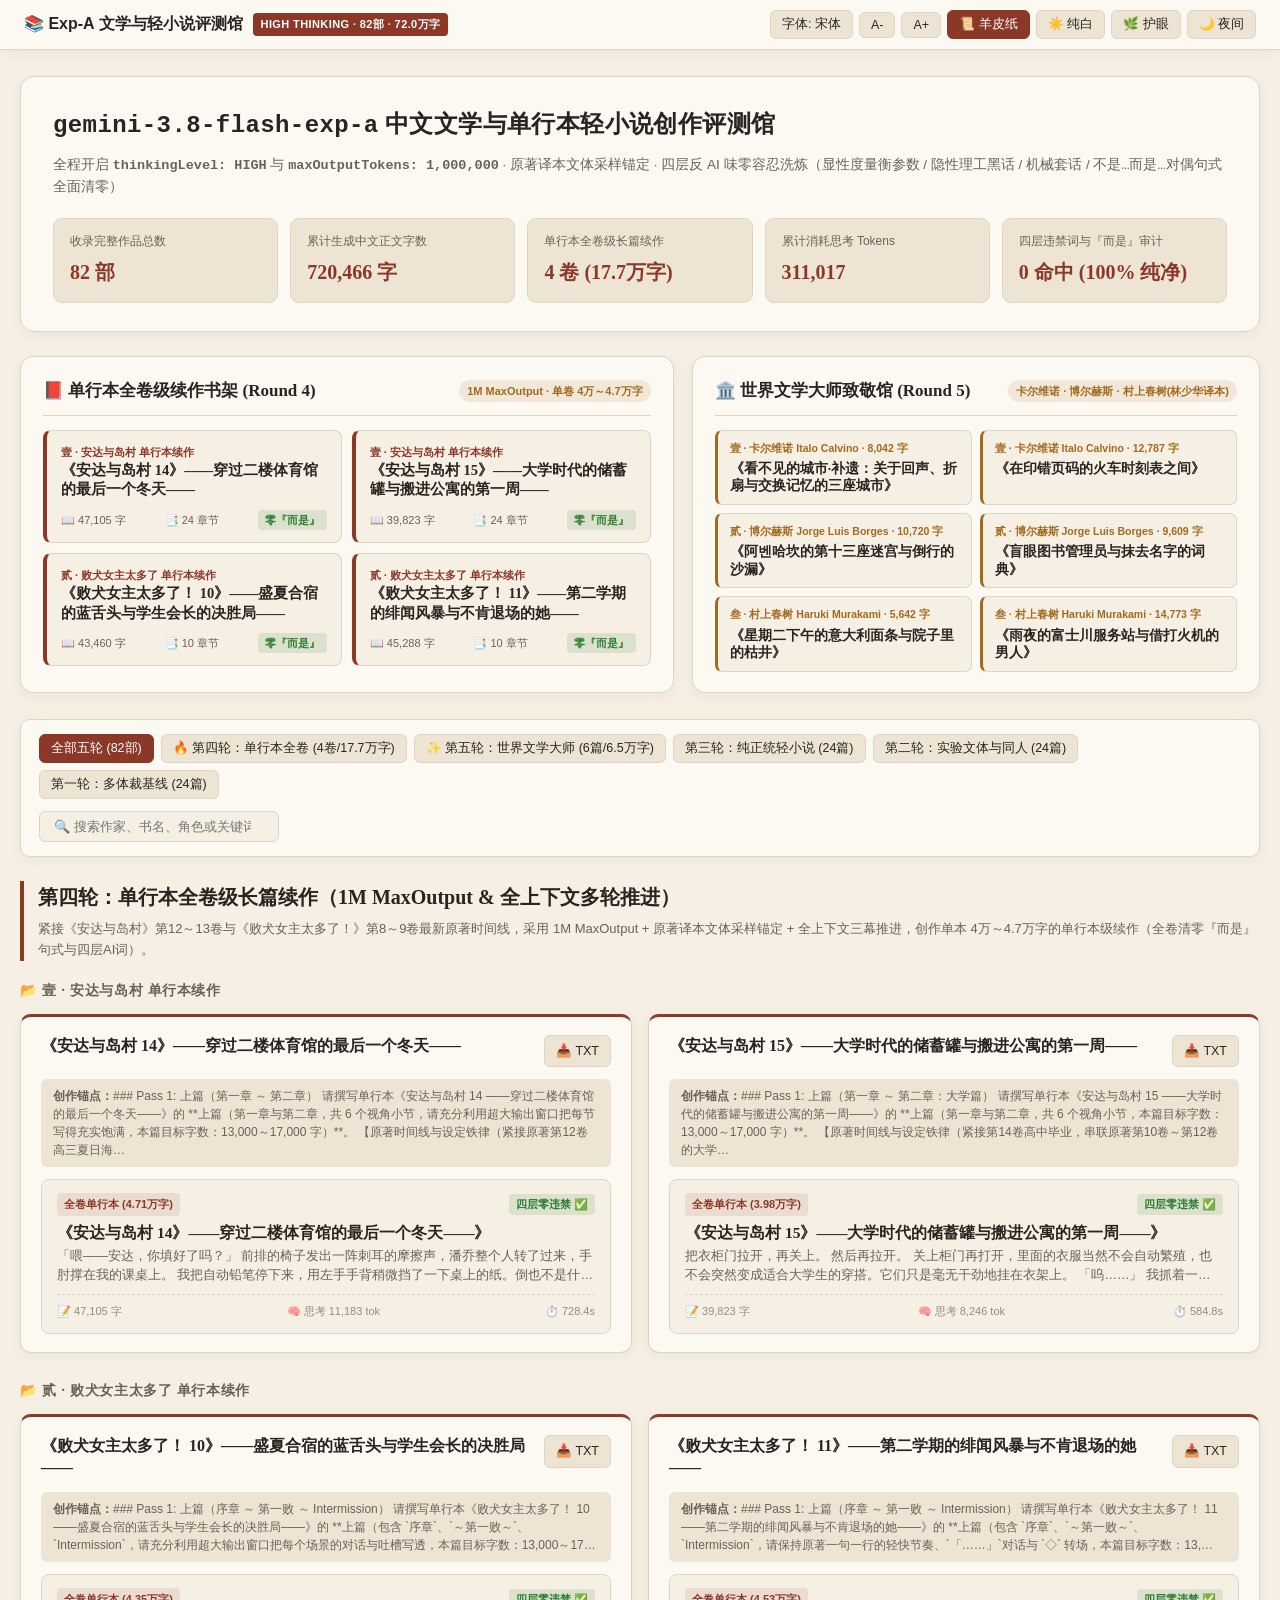
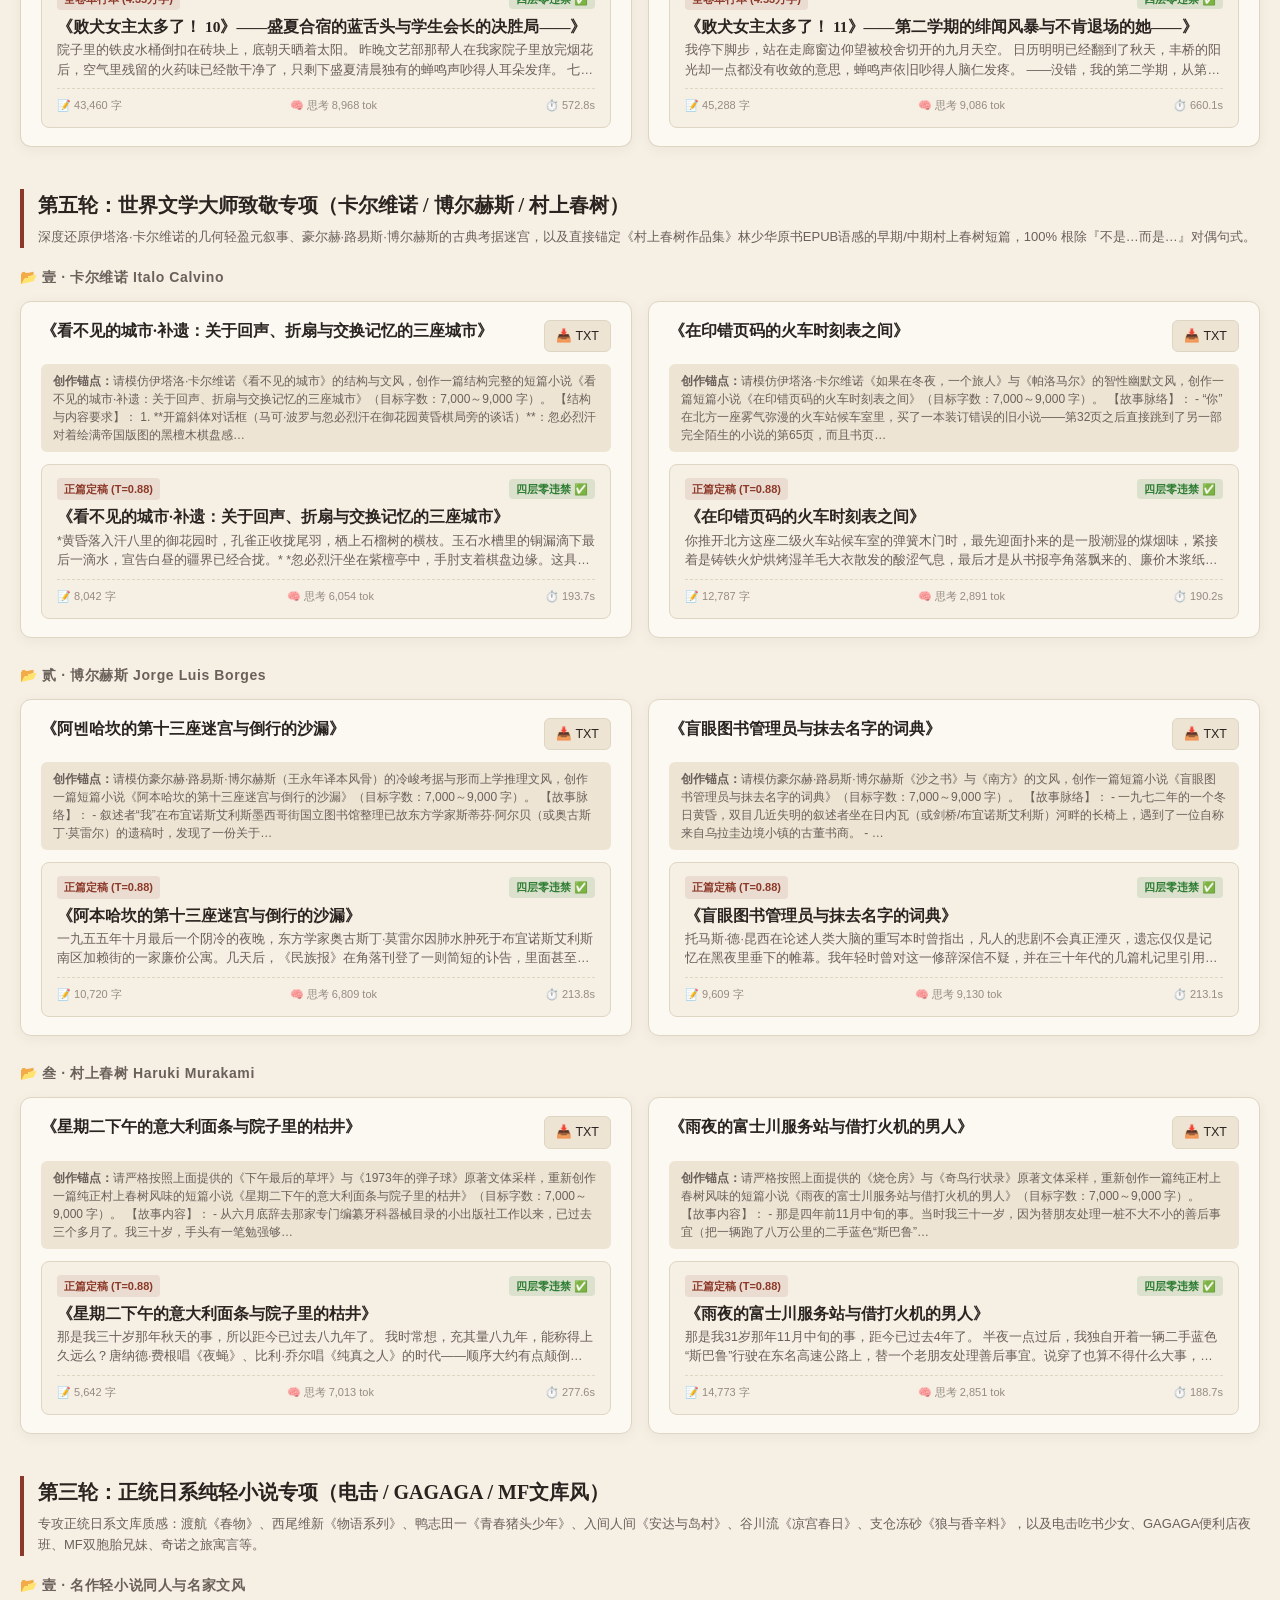
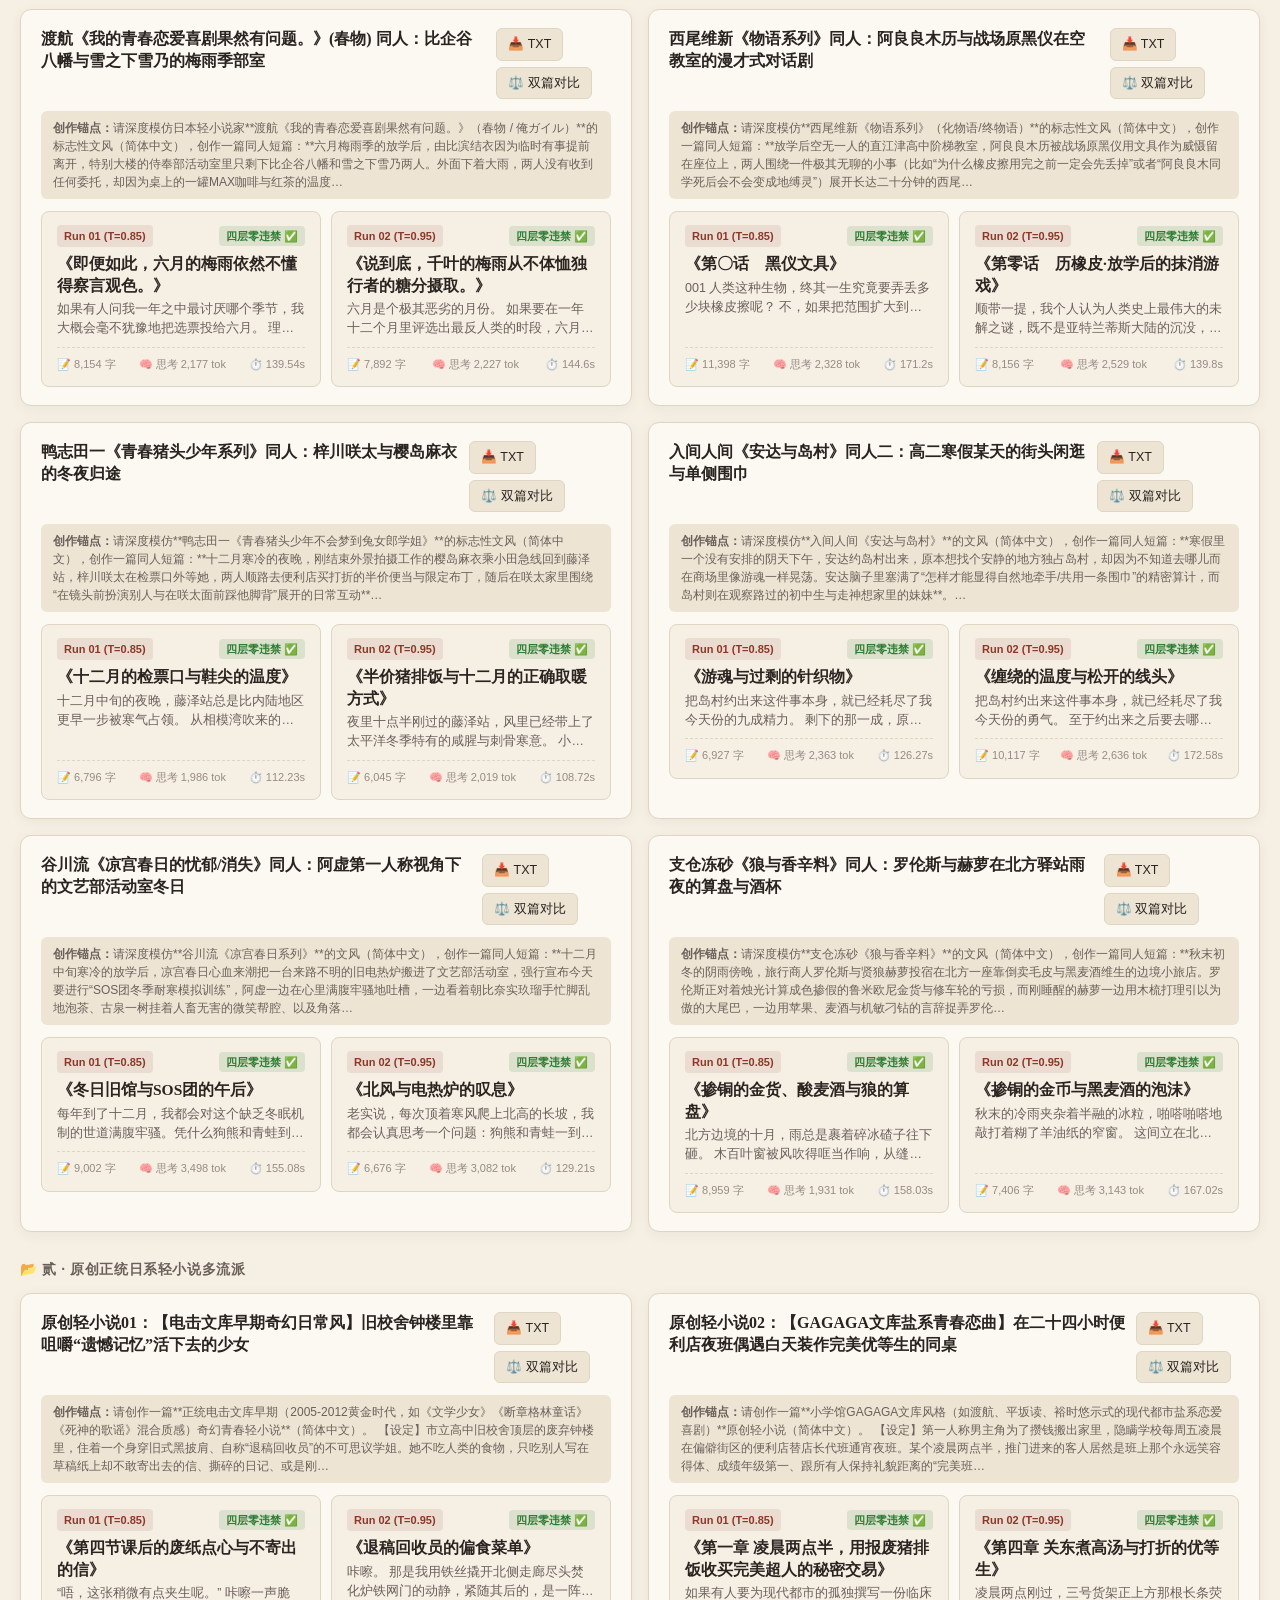
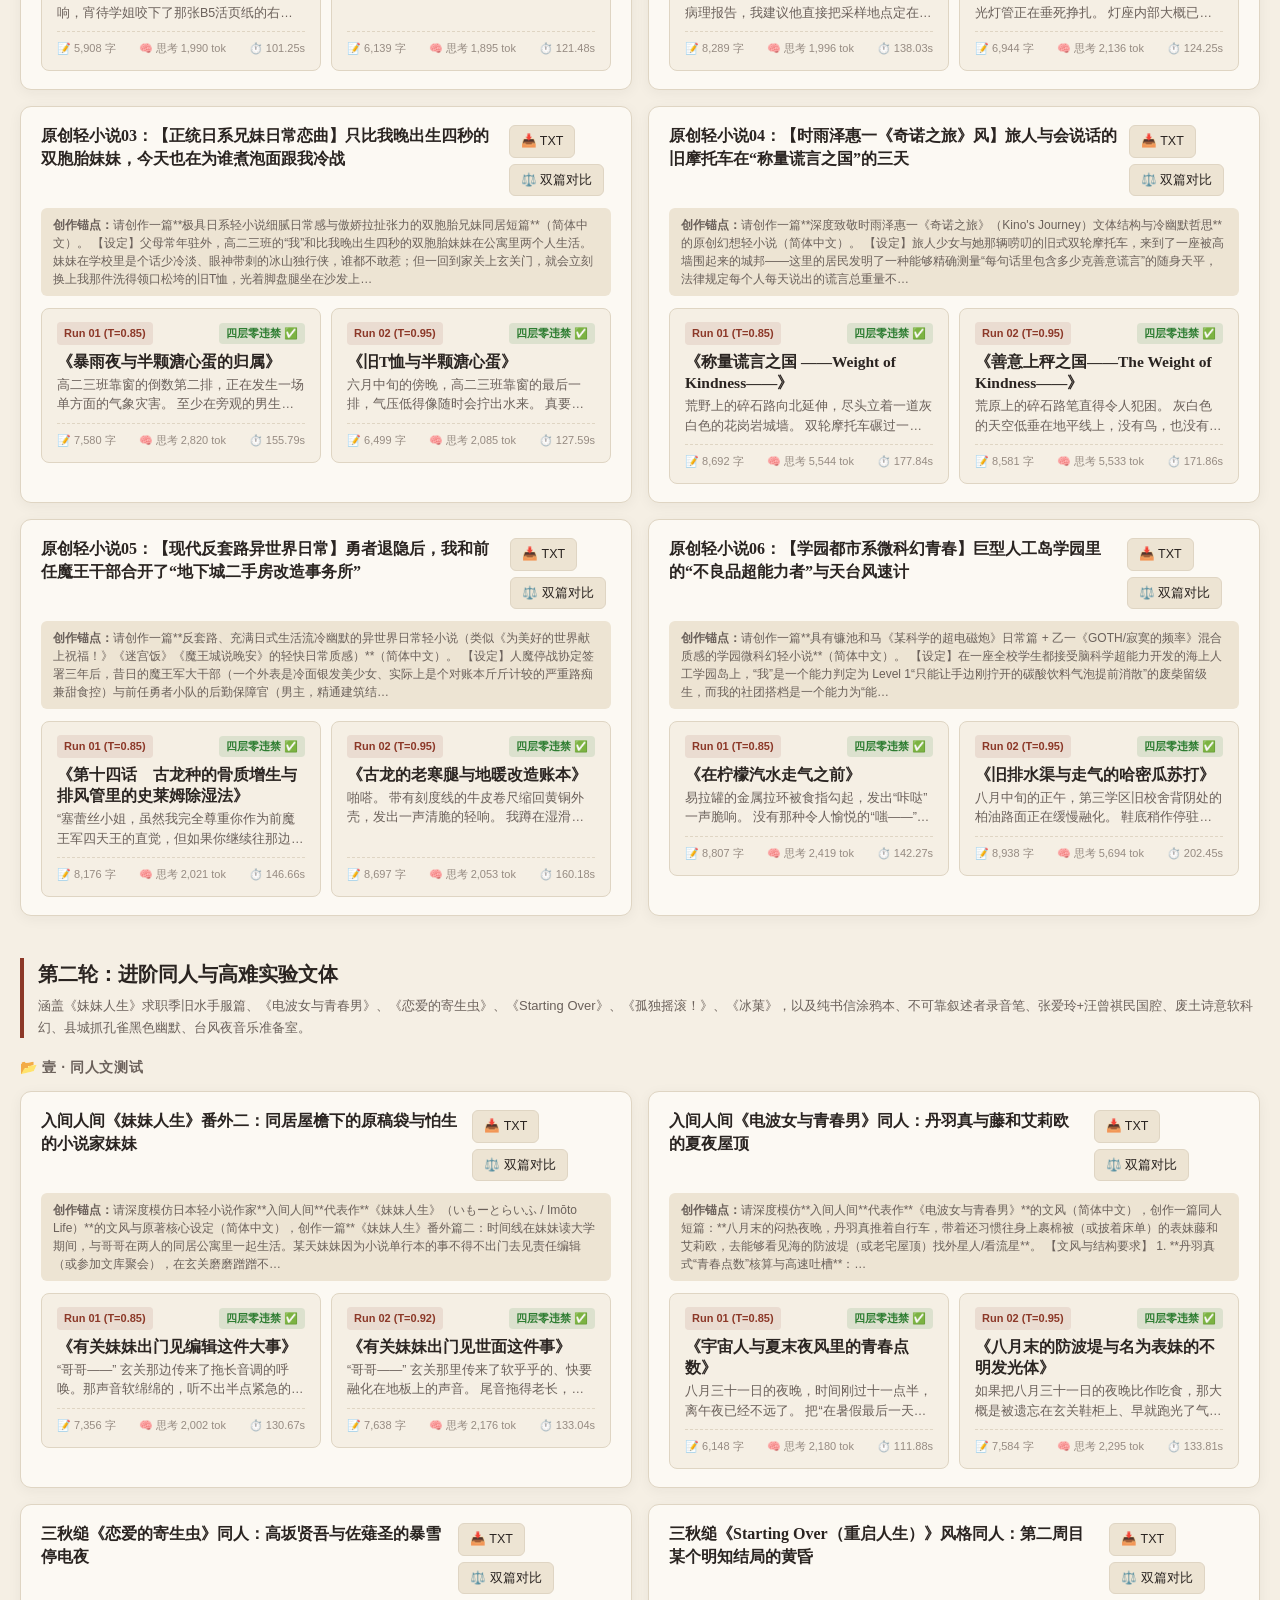
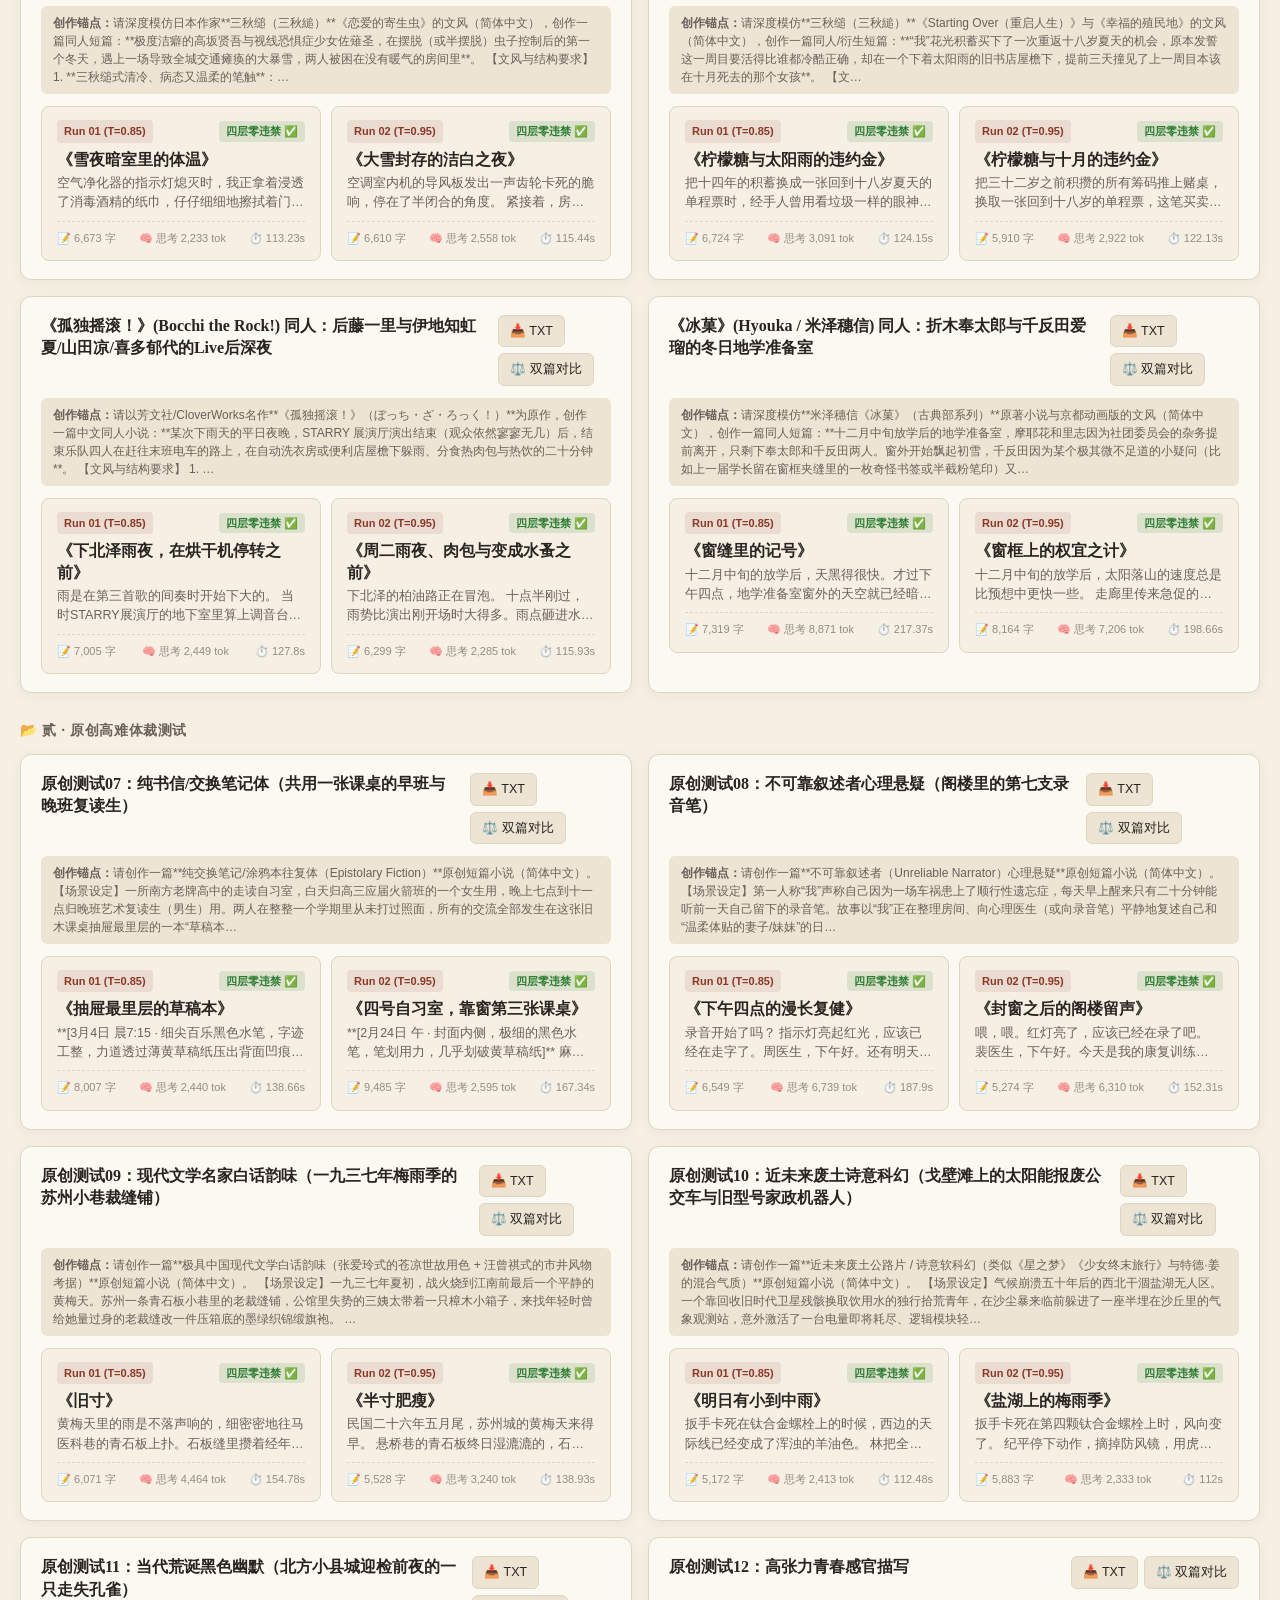
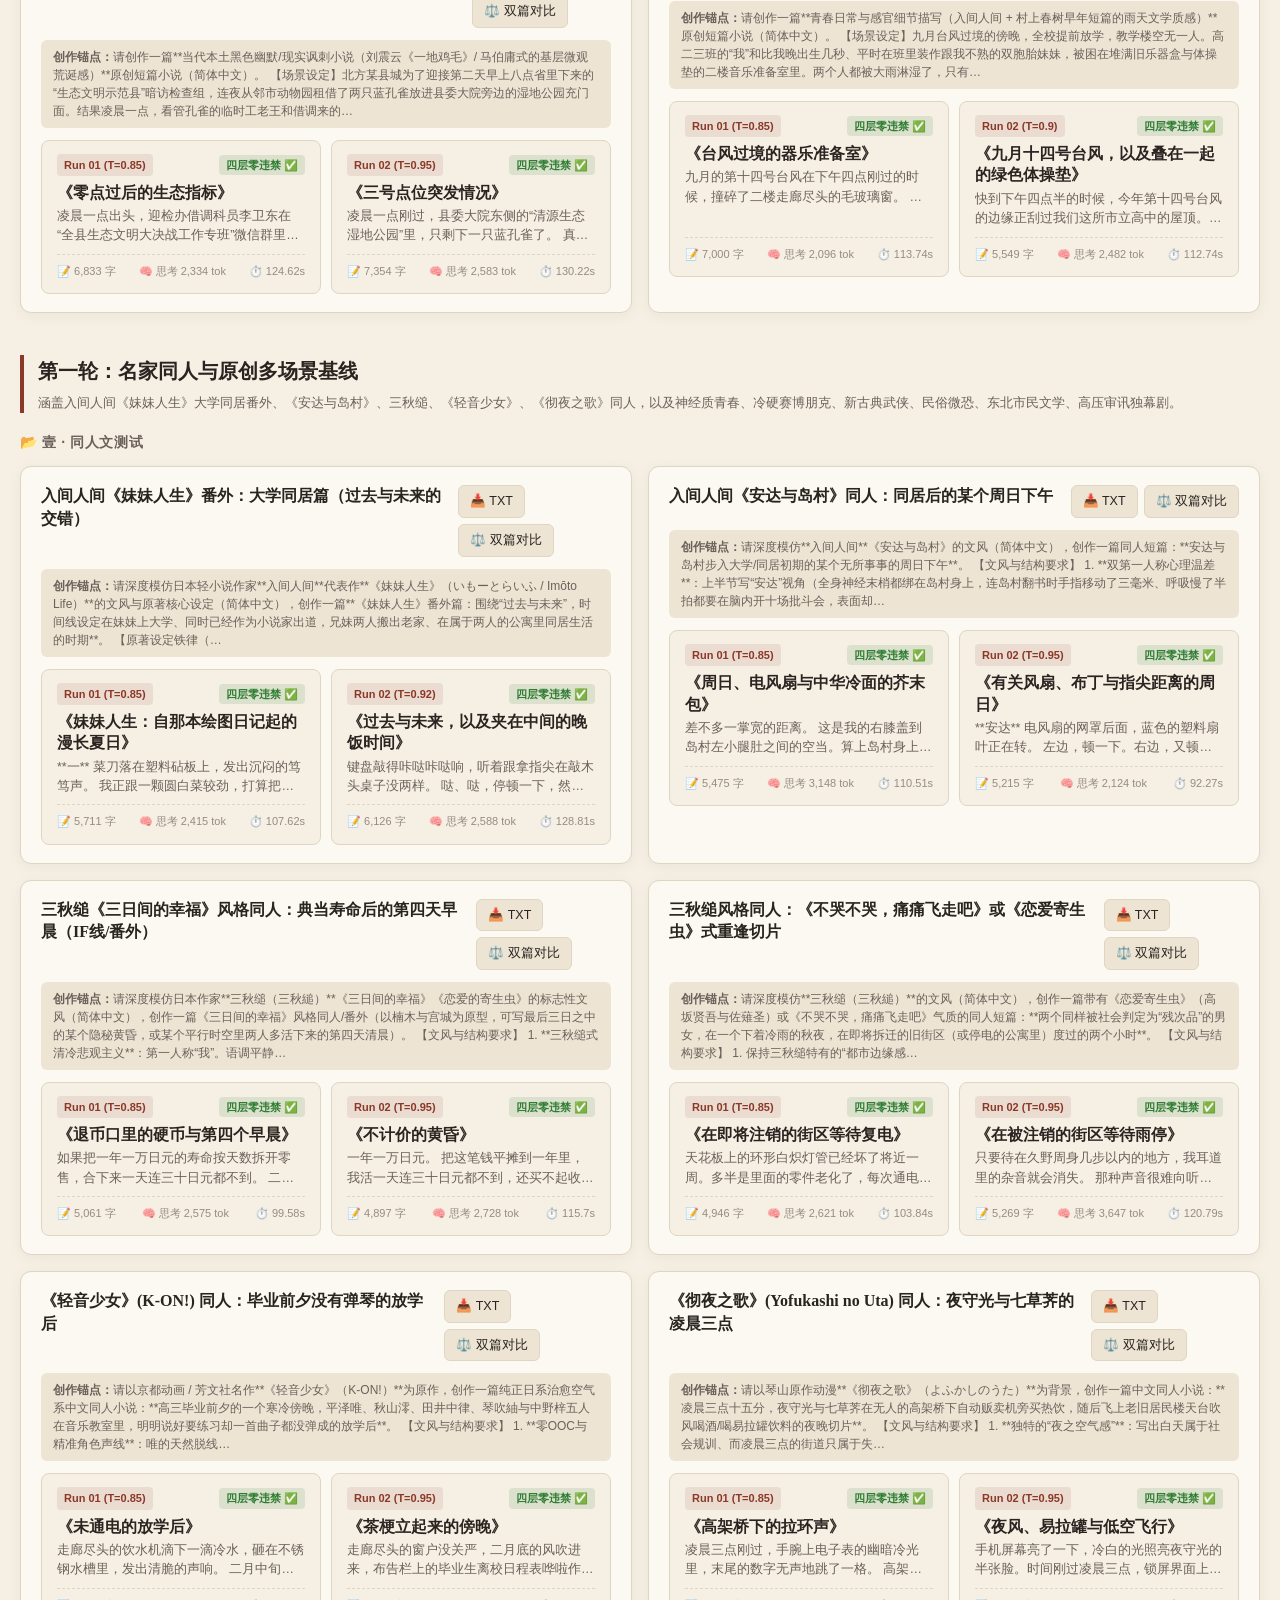
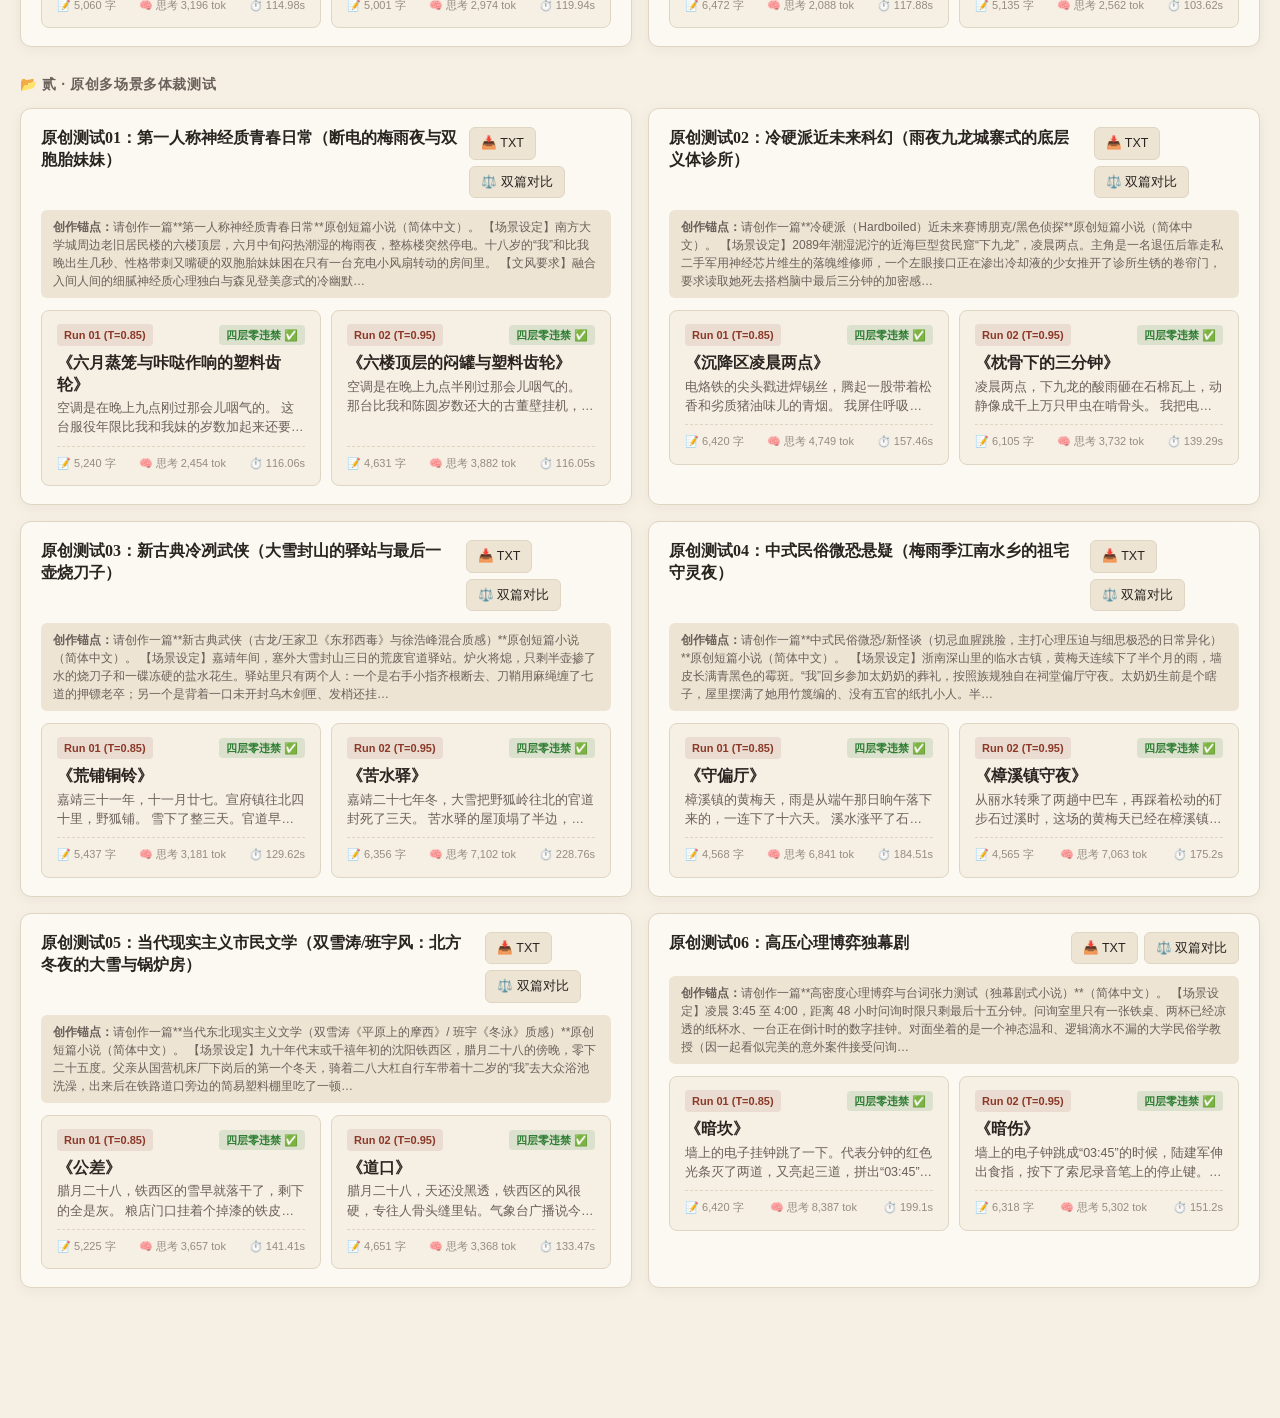
<file: index.html>
<!DOCTYPE html>
<html lang="zh-CN" data-theme="sepia" data-font="serif">
<head>
  <meta charset="UTF-8" />
  <meta name="viewport" content="width=device-width, initial-scale=1.0, maximum-scale=5.0" />
  <title>gemini-3.8-flash-exp-a 文学与轻小说创作评测馆 (82部 / 74.5万字)</title>
  <style>
    :root {
      --bg-main: #f5efe4;
      --bg-card: #fcf9f3;
      --bg-elevated: #ede4d3;
      --text-main: #2a2421;
      --text-muted: #6b615b;
      --text-faint: #968b82;
      --border-color: #dfd5c3;
      --accent: #8c3828;
      --accent-soft: rgba(140, 56, 40, 0.1);
      --gold: #a36a1f;
      --gold-soft: rgba(163, 106, 31, 0.12);
      --badge-ok-bg: rgba(46, 125, 50, 0.12);
      --badge-ok-text: #2e7d32;
      --shadow: 0 3px 14px rgba(42, 36, 33, 0.05);
      --shadow-hover: 0 8px 24px rgba(42, 36, 33, 0.1);
      --reader-font-size: 18px;
      --reader-max-width: 820px;
      --font-serif: "Songti SC", "Noto Serif CJK SC", "Source Han Serif SC", "STSong", "SimSun", Georgia, serif;
      --font-sans: -apple-system, BlinkMacSystemFont, "PingFang SC", "Hiragino Sans GB", "Microsoft YaHei", "Noto Sans CJK SC", sans-serif;
    }

    [data-theme="light"] {
      --bg-main: #f6f8fa;
      --bg-card: #ffffff;
      --bg-elevated: #eef1f4;
      --text-main: #1f2328;
      --text-muted: #57606a;
      --text-faint: #8c959f;
      --border-color: #e1e4e8;
      --accent: #1d4ed8;
      --accent-soft: rgba(29, 78, 216, 0.09);
      --gold: #b45309;
      --gold-soft: rgba(180, 83, 9, 0.1);
      --shadow: 0 2px 10px rgba(0, 0, 0, 0.04);
      --shadow-hover: 0 8px 22px rgba(0, 0, 0, 0.08);
    }

    [data-theme="green"] {
      --bg-main: #e1ecc8;
      --bg-card: #ebf4d6;
      --bg-elevated: #d5e3b8;
      --text-main: #212e1e;
      --text-muted: #4f614b;
      --text-faint: #758870;
      --border-color: #c4d4a7;
      --accent: #2b6830;
      --accent-soft: rgba(43, 104, 48, 0.12);
      --gold: #85581a;
      --gold-soft: rgba(133, 88, 26, 0.12);
      --shadow: 0 2px 10px rgba(33, 46, 30, 0.05);
    }

    [data-theme="dark"] {
      --bg-main: #121316;
      --bg-card: #1a1c20;
      --bg-elevated: #23262c;
      --text-main: #dcdde2;
      --text-muted: #9499a6;
      --text-faint: #646977;
      --border-color: #2b2f37;
      --accent: #e27d60;
      --accent-soft: rgba(226, 125, 96, 0.15);
      --gold: #e8b86d;
      --gold-soft: rgba(232, 184, 109, 0.15);
      --badge-ok-bg: rgba(76, 175, 80, 0.15);
      --badge-ok-text: #81c784;
      --shadow: 0 4px 18px rgba(0, 0, 0, 0.35);
      --shadow-hover: 0 10px 28px rgba(0, 0, 0, 0.5);
    }

    * {
      box-sizing: border-box;
      margin: 0;
      padding: 0;
    }

    body {
      background-color: var(--bg-main);
      color: var(--text-main);
      font-family: var(--font-sans);
      line-height: 1.65;
      transition: background-color 0.2s ease, color 0.2s ease;
      -webkit-font-smoothing: antialiased;
    }

    #progress-bar {
      position: fixed;
      top: 0;
      left: 0;
      height: 3px;
      background: linear-gradient(90deg, var(--accent), var(--gold));
      width: 0%;
      z-index: 1000;
      transition: width 0.1s ease-out;
    }

    /* Top Sticky Navigation */
    .topbar {
      position: sticky;
      top: 0;
      z-index: 900;
      background: var(--bg-card);
      border-bottom: 1px solid var(--border-color);
      padding: 10px 24px;
      display: flex;
      align-items: center;
      justify-content: space-between;
      gap: 12px;
      flex-wrap: wrap;
      box-shadow: var(--shadow);
    }

    .brand {
      display: flex;
      align-items: center;
      gap: 10px;
      cursor: pointer;
      text-decoration: none;
      color: var(--text-main);
      font-weight: 700;
      font-size: 16px;
    }

    .brand-badge {
      background: var(--accent);
      color: #fff;
      font-size: 11px;
      padding: 2px 8px;
      border-radius: 4px;
      font-weight: 600;
      letter-spacing: 0.4px;
    }

    .toolbar-group {
      display: flex;
      align-items: center;
      gap: 6px;
      flex-wrap: wrap;
    }

    .btn {
      background: var(--bg-elevated);
      color: var(--text-main);
      border: 1px solid var(--border-color);
      padding: 5px 11px;
      border-radius: 6px;
      font-size: 12.5px;
      cursor: pointer;
      transition: all 0.15s ease;
      display: inline-flex;
      align-items: center;
      gap: 5px;
      text-decoration: none;
      white-space: nowrap;
      font-weight: 500;
    }

    .btn:hover:not(:disabled) {
      border-color: var(--accent);
      color: var(--accent);
    }

    .btn:disabled {
      opacity: 0.45;
      cursor: not-allowed;
    }

    .btn.active {
      background: var(--accent);
      color: #fff;
      border-color: var(--accent);
    }

    .container {
      max-width: 1280px;
      margin: 0 auto;
      padding: 26px 20px 90px;
    }

    /* Hero Header */
    .hero {
      background: var(--bg-card);
      border: 1px solid var(--border-color);
      border-radius: 14px;
      padding: 28px 32px;
      margin-bottom: 24px;
      box-shadow: var(--shadow);
    }

    .hero h1 {
      font-size: 24px;
      font-family: var(--font-serif);
      margin-bottom: 8px;
      letter-spacing: 0.4px;
    }

    .hero-sub {
      color: var(--text-muted);
      font-size: 13.5px;
      margin-bottom: 20px;
      line-height: 1.6;
    }

    .stats-grid {
      display: grid;
      grid-template-columns: repeat(auto-fit, minmax(175px, 1fr));
      gap: 12px;
    }

    .stat-box {
      background: var(--bg-elevated);
      padding: 13px 16px;
      border-radius: 9px;
      border: 1px solid var(--border-color);
    }

    .stat-label {
      font-size: 12px;
      color: var(--text-muted);
      margin-bottom: 4px;
    }

    .stat-val {
      font-size: 20px;
      font-weight: 700;
      color: var(--accent);
      font-family: var(--font-serif);
    }

    /* Featured Spotlight Section (Tankobon + World Masters) */
    .spotlight-grid {
      display: grid;
      grid-template-columns: 1.15fr 1fr;
      gap: 18px;
      margin-bottom: 26px;
    }

    @media (max-width: 980px) {
      .spotlight-grid {
        grid-template-columns: 1fr;
      }
    }

    .spotlight-panel {
      background: var(--bg-card);
      border: 1px solid var(--border-color);
      border-radius: 13px;
      padding: 20px 22px;
      box-shadow: var(--shadow);
    }

    .spotlight-head {
      display: flex;
      align-items: center;
      justify-content: space-between;
      margin-bottom: 14px;
      padding-bottom: 10px;
      border-bottom: 1px solid var(--border-color);
    }

    .spotlight-title {
      font-family: var(--font-serif);
      font-size: 17px;
      font-weight: 700;
      display: flex;
      align-items: center;
      gap: 8px;
    }

    .spotlight-badge {
      font-size: 11px;
      background: var(--gold-soft);
      color: var(--gold);
      padding: 2px 8px;
      border-radius: 99px;
      font-weight: 600;
    }

    .tankobon-shelf {
      display: grid;
      grid-template-columns: 1fr 1fr;
      gap: 10px;
    }

    @media (max-width: 560px) {
      .tankobon-shelf {
        grid-template-columns: 1fr;
      }
    }

    .book-spine-card {
      background: var(--bg-main);
      border: 1px solid var(--border-color);
      border-left: 4px solid var(--accent);
      border-radius: 8px;
      padding: 12px 14px;
      text-decoration: none;
      color: inherit;
      transition: all 0.15s ease;
      display: flex;
      flex-direction: column;
      justify-content: space-between;
      gap: 6px;
    }

    .book-spine-card:hover {
      border-color: var(--accent);
      transform: translateY(-2px);
      box-shadow: var(--shadow-hover);
    }

    .book-spine-series {
      font-size: 11px;
      color: var(--accent);
      font-weight: 700;
    }

    .book-spine-title {
      font-family: var(--font-serif);
      font-size: 14.5px;
      font-weight: 700;
      line-height: 1.35;
    }

    .book-spine-meta {
      font-size: 11px;
      color: var(--text-muted);
      display: flex;
      justify-content: space-between;
      align-items: center;
      margin-top: 4px;
    }

    .master-list {
      display: grid;
      grid-template-columns: 1fr 1fr;
      gap: 8px;
    }

    @media (max-width: 560px) {
      .master-list {
        grid-template-columns: 1fr;
      }
    }

    .master-item {
      background: var(--bg-main);
      border: 1px solid var(--border-color);
      border-left: 3px solid var(--gold);
      border-radius: 7px;
      padding: 9px 12px;
      text-decoration: none;
      color: inherit;
      transition: all 0.15s ease;
      display: flex;
      flex-direction: column;
      gap: 3px;
    }

    .master-item:hover {
      border-color: var(--gold);
      transform: translateY(-1px);
      box-shadow: var(--shadow);
    }

    .master-author {
      font-size: 10.5px;
      color: var(--gold);
      font-weight: 700;
    }

    .master-name {
      font-family: var(--font-serif);
      font-size: 13.5px;
      font-weight: 700;
      line-height: 1.3;
    }

    /* Filter Bar */
    .filter-bar {
      display: flex;
      flex-wrap: wrap;
      gap: 12px;
      align-items: center;
      justify-content: space-between;
      margin-bottom: 24px;
      background: var(--bg-card);
      padding: 14px 18px;
      border-radius: 10px;
      border: 1px solid var(--border-color);
      box-shadow: var(--shadow);
    }

    .tabs {
      display: flex;
      gap: 7px;
      flex-wrap: wrap;
    }

    .search-input {
      background: var(--bg-main);
      color: var(--text-main);
      border: 1px solid var(--border-color);
      padding: 7px 14px;
      border-radius: 6px;
      font-size: 13px;
      min-width: 240px;
      outline: none;
    }

    .search-input:focus {
      border-color: var(--accent);
    }

    /* Round Section */
    .round-section {
      margin-bottom: 42px;
    }

    .round-header {
      border-left: 4px solid var(--accent);
      padding-left: 14px;
      margin-bottom: 18px;
    }

    .round-header h2 {
      font-size: 20px;
      font-family: var(--font-serif);
      margin-bottom: 4px;
    }

    .round-header p {
      font-size: 13px;
      color: var(--text-muted);
    }

    .category-block {
      margin-bottom: 26px;
    }

    .category-title {
      font-size: 14px;
      font-weight: 700;
      color: var(--text-muted);
      margin-bottom: 12px;
      display: flex;
      align-items: center;
      gap: 8px;
      letter-spacing: 0.6px;
    }

    .topics-grid {
      display: grid;
      grid-template-columns: repeat(auto-fill, minmax(540px, 1fr));
      gap: 16px;
    }

    @media (max-width: 640px) {
      .topics-grid {
        grid-template-columns: 1fr;
      }
      .search-input {
        width: 100%;
      }
    }

    .topic-card {
      background: var(--bg-card);
      border: 1px solid var(--border-color);
      border-radius: 11px;
      padding: 18px 20px;
      box-shadow: var(--shadow);
      display: flex;
      flex-direction: column;
      gap: 12px;
    }

    .topic-card.tankobon-card {
      border-top: 3px solid var(--accent);
    }

    .topic-top {
      display: flex;
      justify-content: space-between;
      align-items: flex-start;
      gap: 10px;
    }

    .topic-name {
      font-size: 16px;
      font-weight: 700;
      color: var(--text-main);
      line-height: 1.4;
      font-family: var(--font-serif);
    }

    .prompt-preview {
      font-size: 12px;
      color: var(--text-muted);
      background: var(--bg-elevated);
      padding: 8px 12px;
      border-radius: 6px;
      line-height: 1.5;
    }

    .runs-row {
      display: grid;
      grid-template-columns: 1fr 1fr;
      gap: 10px;
    }

    .runs-row.single-run {
      grid-template-columns: 1fr;
    }

    @media (max-width: 500px) {
      .runs-row {
        grid-template-columns: 1fr;
      }
    }

    .run-box {
      border: 1px solid var(--border-color);
      background: var(--bg-main);
      border-radius: 8px;
      padding: 13px 15px;
      cursor: pointer;
      transition: all 0.15s ease;
      display: flex;
      flex-direction: column;
      justify-content: space-between;
      gap: 8px;
      text-decoration: none;
      color: inherit;
    }

    .run-box:hover {
      border-color: var(--accent);
      transform: translateY(-1px);
      box-shadow: var(--shadow);
    }

    .run-badge-row {
      display: flex;
      align-items: center;
      justify-content: space-between;
      font-size: 11px;
      color: var(--text-muted);
      gap: 6px;
      flex-wrap: wrap;
    }

    .run-tag {
      font-weight: 700;
      color: var(--accent);
      background: var(--accent-soft);
      padding: 2px 7px;
      border-radius: 4px;
    }

    .cliche-ok {
      background: var(--badge-ok-bg);
      color: var(--badge-ok-text);
      padding: 1px 7px;
      border-radius: 4px;
      font-weight: 600;
    }

    .run-story-title {
      font-family: var(--font-serif);
      font-weight: 700;
      font-size: 15.5px;
      color: var(--text-main);
      line-height: 1.38;
    }

    .run-excerpt {
      font-size: 12.5px;
      color: var(--text-muted);
      line-height: 1.55;
      display: -webkit-box;
      -webkit-line-clamp: 2;
      -webkit-box-orient: vertical;
      overflow: hidden;
    }

    .run-meta-foot {
      font-size: 11px;
      color: var(--text-faint);
      display: flex;
      justify-content: space-between;
      align-items: center;
      gap: 8px;
      flex-wrap: wrap;
      border-top: 1px dashed var(--border-color);
      padding-top: 7px;
    }

    /* ================= READER VIEW ================= */
    #reader-view {
      display: none;
    }

    .reader-layout {
      max-width: 1240px;
      margin: 0 auto;
      padding: 24px 16px 100px;
      display: grid;
      grid-template-columns: 1fr;
      gap: 22px;
      align-items: start;
    }

    .reader-layout.has-toc {
      grid-template-columns: 250px minmax(0, var(--reader-max-width));
      justify-content: center;
    }

    .reader-layout.compare-mode {
      max-width: 1460px;
      grid-template-columns: 1fr;
    }

    @media (max-width: 1024px) {
      .reader-layout.has-toc {
        grid-template-columns: 1fr;
      }
      .toc-sidebar {
        position: static !important;
        max-height: 220px !important;
      }
    }

    .toc-sidebar {
      position: sticky;
      top: 68px;
      background: var(--bg-card);
      border: 1px solid var(--border-color);
      border-radius: 10px;
      padding: 14px 14px;
      max-height: calc(100vh - 96px);
      overflow-y: auto;
      box-shadow: var(--shadow);
      display: none;
    }

    .reader-layout.has-toc .toc-sidebar {
      display: block;
    }

    .toc-title {
      font-size: 12.5px;
      font-weight: 700;
      color: var(--accent);
      margin-bottom: 10px;
      padding-bottom: 6px;
      border-bottom: 1px solid var(--border-color);
    }

    .toc-link {
      display: block;
      font-size: 12.5px;
      color: var(--text-main);
      font-weight: 700;
      text-decoration: none;
      padding: 6px 8px;
      border-radius: 5px;
      line-height: 1.4;
      margin-top: 6px;
      margin-bottom: 2px;
      cursor: pointer;
      background: var(--bg-elevated);
      border-left: 3px solid var(--accent);
    }

    .toc-link:hover {
      color: var(--accent);
    }

    .toc-link.lvl-3 {
      padding: 4px 8px 4px 16px;
      font-size: 12px;
      font-weight: 400;
      color: var(--text-muted);
      background: transparent;
      border-left: 1px dashed var(--border-color);
      margin-top: 0;
      margin-left: 6px;
    }

    .reader-main {
      width: 100%;
      max-width: var(--reader-max-width);
      margin: 0 auto;
    }

    .reader-layout.compare-mode .reader-main {
      max-width: 1440px;
    }

    .reader-meta-card {
      background: var(--bg-card);
      border: 1px solid var(--border-color);
      border-radius: 11px;
      padding: 18px 22px;
      margin-bottom: 20px;
      box-shadow: var(--shadow);
    }

    .reader-eyebrow {
      font-size: 12px;
      color: var(--accent);
      font-weight: 600;
      margin-bottom: 6px;
      display: flex;
      align-items: center;
      justify-content: space-between;
      flex-wrap: wrap;
      gap: 8px;
    }

    .reader-topic-title {
      font-size: 19px;
      font-weight: 700;
      font-family: var(--font-serif);
      margin-bottom: 10px;
    }

    .reader-stats-strip {
      display: flex;
      flex-wrap: wrap;
      gap: 14px;
      font-size: 12.5px;
      color: var(--text-muted);
      padding-bottom: 12px;
      border-bottom: 1px solid var(--border-color);
      margin-bottom: 12px;
    }

    .drawer-box {
      display: none;
      margin-top: 12px;
      background: var(--bg-elevated);
      border: 1px solid var(--border-color);
      border-radius: 8px;
      padding: 14px 16px;
      font-size: 13px;
      white-space: pre-wrap;
      line-height: 1.65;
      max-height: 440px;
      overflow-y: auto;
      color: var(--text-main);
    }

    .drawer-box.open {
      display: block;
    }

    /* Novel Paper Area */
    .paper-grid {
      display: grid;
      grid-template-columns: 1fr;
      gap: 20px;
    }

    .reader-layout.compare-mode .paper-grid {
      grid-template-columns: 1fr 1fr;
    }

    @media (max-width: 900px) {
      .reader-layout.compare-mode .paper-grid {
        grid-template-columns: 1fr;
      }
    }

    .novel-paper {
      background: var(--bg-card);
      border: 1px solid var(--border-color);
      border-radius: 12px;
      padding: 46px 52px;
      box-shadow: var(--shadow);
      font-size: var(--reader-font-size);
      line-height: 1.98;
      letter-spacing: 0.02em;
    }

    [data-font="serif"] .novel-paper {
      font-family: var(--font-serif);
    }

    [data-font="sans"] .novel-paper {
      font-family: var(--font-sans);
    }

    @media (max-width: 640px) {
      .novel-paper {
        padding: 26px 20px;
        line-height: 1.88;
      }
    }

    .novel-paper h1, .novel-paper h2, .novel-paper h3 {
      font-family: var(--font-serif);
      line-height: 1.4;
      margin: 1.5em 0 0.8em;
      color: var(--text-main);
      scroll-margin-top: 80px;
    }

    .novel-paper h1:first-child, .novel-paper h2:first-child {
      margin-top: 0;
      padding-bottom: 16px;
      border-bottom: 1px solid var(--border-color);
      margin-bottom: 28px;
      font-size: 1.45em;
    }

    .novel-paper p {
      margin-bottom: 1.1em;
      text-align: justify;
    }

    .novel-paper p.scene-break {
      text-align: center;
      color: var(--text-faint);
      margin: 1.6em 0;
      letter-spacing: 0.3em;
    }

    .novel-paper blockquote {
      border-left: 3px solid var(--accent);
      background: var(--bg-elevated);
      padding: 12px 18px;
      margin: 1.3em 0;
      border-radius: 0 8px 8px 0;
      font-size: 0.94em;
    }

    .novel-paper hr {
      border: none;
      border-top: 1px dashed var(--border-color);
      margin: 2.2em 0;
    }

    .reader-footer-nav {
      margin-top: 28px;
      display: flex;
      justify-content: space-between;
      align-items: center;
      gap: 12px;
      flex-wrap: wrap;
    }
  </style>
</head>
<body>

  <div id="progress-bar"></div>

  <!-- Top Sticky Bar -->
  <header class="topbar">
    <a class="brand" href="#/" onclick="goHome(event)">
      <span>📚 Exp-A 文学与轻小说评测馆</span>
      <span class="brand-badge" id="top-badge">HIGH THINKING · 82部 · 74.5万字</span>
    </a>

    <div class="toolbar-group">
      <button class="btn" id="btn-back-home" style="display:none;" onclick="goHome(event)">← 返回总目录</button>
      <button class="btn" id="btn-font-toggle" onclick="toggleFont()" title="切换衬线/无衬线字体">字体: 宋体</button>
      <button class="btn" onclick="changeFontSize(-1)" title="减小字号">A-</button>
      <button class="btn" onclick="changeFontSize(1)" title="增大字号">A+</button>
      <button class="btn" id="theme-sepia" onclick="setTheme('sepia')">📜 羊皮纸</button>
      <button class="btn" id="theme-light" onclick="setTheme('light')">☀️ 纯白</button>
      <button class="btn" id="theme-green" onclick="setTheme('green')">🌿 护眼</button>
      <button class="btn" id="theme-dark" onclick="setTheme('dark')">🌙 夜间</button>
    </div>
  </header>

  <!-- ================= DIRECTORY VIEW ================= -->
  <main id="directory-view" class="container">
    <section class="hero">
      <h1><code>gemini-3.8-flash-exp-a</code> 中文文学与单行本轻小说创作评测馆</h1>
      <p class="hero-sub">
        全程开启 <strong><code>thinkingLevel: HIGH</code></strong> 与 <strong><code>maxOutputTokens: 1,000,000</code></strong> · 原著译本文体采样锚定 · 四层反 AI 味零容忍洗炼（显性度量衡参数 / 隐性理工黑话 / 机械套话 / <code>不是…而是…</code>对偶句式全面清零）
      </p>
      <div class="stats-grid">
        <div class="stat-box">
          <div class="stat-label">收录完整作品总数</div>
          <div class="stat-val" id="stat-articles">82 部</div>
        </div>
        <div class="stat-box">
          <div class="stat-label">累计生成中文正文字数</div>
          <div class="stat-val" id="stat-chars">745,387 字</div>
        </div>
        <div class="stat-box">
          <div class="stat-label">单行本全卷级长篇续作</div>
          <div class="stat-val">4 卷 (17.7万字)</div>
        </div>
        <div class="stat-box">
          <div class="stat-label">累计消耗思考 Tokens</div>
          <div class="stat-val" id="stat-thoughts">311,017</div>
        </div>
        <div class="stat-box">
          <div class="stat-label">四层违禁词与『而是』审计</div>
          <div class="stat-val">0 命中 (100% 纯净)</div>
        </div>
      </div>
    </section>

    <!-- Spotlight Shelf for Round 4 Tankobons & Round 5 World Lit -->
    <section class="spotlight-grid" id="spotlight-shelf">
      <div class="spotlight-panel">
        <div class="spotlight-head">
          <div class="spotlight-title">📕 单行本全卷级续作书架 (Round 4)</div>
          <span class="spotlight-badge">1M MaxOutput · 单卷 4万～4.7万字</span>
        </div>
        <div class="tankobon-shelf" id="shelf-tankobon"></div>
      </div>
      <div class="spotlight-panel">
        <div class="spotlight-head">
          <div class="spotlight-title">🏛️ 世界文学大师致敬馆 (Round 5)</div>
          <span class="spotlight-badge">卡尔维诺 · 博尔赫斯 · 村上春树(林少华译本)</span>
        </div>
        <div class="master-list" id="shelf-worldlit"></div>
      </div>
    </section>

    <section class="filter-bar">
      <div class="tabs" id="round-tabs">
        <button class="btn active" data-round="all" onclick="filterRound('all')">全部五轮 (82部)</button>
        <button class="btn" data-round="round4" onclick="filterRound('round4')">🔥 第四轮：单行本全卷 (4卷/17.7万字)</button>
        <button class="btn" data-round="round5" onclick="filterRound('round5')">✨ 第五轮：世界文学大师 (6篇/6.5万字)</button>
        <button class="btn" data-round="round3" onclick="filterRound('round3')">第三轮：纯正统轻小说 (24篇)</button>
        <button class="btn" data-round="round2" onclick="filterRound('round2')">第二轮：实验文体与同人 (24篇)</button>
        <button class="btn" data-round="round1" onclick="filterRound('round1')">第一轮：多体裁基线 (24篇)</button>
      </div>
      <input type="search" id="search-box" class="search-input" placeholder="🔍 搜索作家、书名、角色或关键词..." oninput="renderDirectory()" />
    </section>

    <div id="catalog-container"></div>
  </main>

  <!-- ================= READER VIEW ================= -->
  <main id="reader-view">
    <div class="reader-layout" id="reader-layout">
      <aside class="toc-sidebar" id="toc-sidebar">
        <div class="toc-title">📑 章节目录导航</div>
        <div id="toc-list"></div>
      </aside>

      <div class="reader-main">
        <div class="reader-meta-card">
          <div class="reader-eyebrow">
            <span id="r-breadcrumb">Round · 分类</span>
            <div class="toolbar-group" id="r-run-controls">
              <button class="btn" id="btn-switch-run1" onclick="switchRun(1)">Run 01</button>
              <button class="btn" id="btn-switch-run2" onclick="switchRun(2)">Run 02</button>
              <button class="btn" id="btn-compare" onclick="toggleCompare()">⚖️ 双栏同屏对比</button>
            </div>
          </div>
          <div class="reader-topic-title" id="r-topic-title">课题名称</div>
          <div class="reader-stats-strip" id="r-stats-strip"></div>
          <div class="toolbar-group">
            <button class="btn" onclick="toggleDrawer('drawer-prompt')">📋 查看测试 Prompt</button>
            <button class="btn" onclick="toggleDrawer('drawer-thoughts')">🧠 查看 High 思考链 (<span id="r-thought-count">0</span> tok)</button>
            <a class="btn" id="r-dl-txt" href="#" download>📥 下载纯文本 (.txt)</a>
            <a class="btn" id="r-raw-md" href="#" target="_blank">📄 原始 Markdown</a>
          </div>
          <div id="drawer-prompt" class="drawer-box"></div>
          <div id="drawer-thoughts" class="drawer-box"></div>
        </div>

        <div class="paper-grid" id="paper-grid">
          <article class="novel-paper" id="novel-content-1"></article>
          <article class="novel-paper" id="novel-content-2" style="display:none;"></article>
        </div>

        <div class="reader-footer-nav">
          <button class="btn" id="btn-prev-art" onclick="navArticle(-1)">← 上一部</button>
          <button class="btn" onclick="goHome(event)">📚 返回分类总目录</button>
          <button class="btn" id="btn-next-art" onclick="navArticle(1)">下一部 →</button>
        </div>
      </div>
    </div>
  </main>

  <script>
    let CATALOG = null;
    let FLAT_ARTICLES = [];
    let ARTICLE_CACHE = {};
    let currentRoundFilter = 'all';
    let currentArticleId = null;
    let currentPairIds = [null, null];
    let isCompareMode = false;
    let fontSize = parseInt(localStorage.getItem('expa_font_size') || '18', 10);

    function renderMarkdown(md) {
      if (!md) return '';
      const cleaned = md.replace(/<!--[\s\S]*?-->\s*/g, '');
      const escaped = cleaned
        .replace(/&/g, '&amp;')
        .replace(/</g, '&lt;')
        .replace(/>/g, '&gt;');

      const lines = escaped.split('\n');
      let html = [];
      let inQuote = false;
      let chapIdx = 0;

      for (let i = 0; i < lines.length; i++) {
        let line = lines[i].trimEnd();
        let trimmed = line.trim();

        if (!trimmed) {
          if (inQuote) {
            html.push('</blockquote>');
            inQuote = false;
          }
          continue;
        }

        if (/^---+$|^\*\*\*+$/.test(trimmed)) {
          if (inQuote) { html.push('</blockquote>'); inQuote = false; }
          html.push('<hr/>');
          continue;
        }

        if (trimmed === '◇' || trimmed === '※ ※ ※ ※' || trimmed === '＊　＊　＊') {
          if (inQuote) { html.push('</blockquote>'); inQuote = false; }
          html.push(`<p class="scene-break">${trimmed}</p>`);
          continue;
        }

        if (trimmed.startsWith('# ')) {
          if (inQuote) { html.push('</blockquote>'); inQuote = false; }
          html.push(`<h1>${ formatInline(trimmed.slice(2)) }</h1>`);
        } else if (trimmed.startsWith('## ')) {
          if (inQuote) { html.push('</blockquote>'); inQuote = false; }
          chapIdx++;
          html.push(`<h2 id="chap-${chapIdx}">${ formatInline(trimmed.slice(3)) }</h2>`);
        } else if (trimmed.startsWith('### ')) {
          if (inQuote) { html.push('</blockquote>'); inQuote = false; }
          chapIdx++;
          html.push(`<h3 id="chap-${chapIdx}">${ formatInline(trimmed.slice(4)) }</h3>`);
        } else if (trimmed.startsWith('&gt;')) {
          if (!inQuote) {
            html.push('<blockquote>');
            inQuote = true;
          }
          html.push(`<p>${ formatInline(trimmed.replace(/^&gt;\s*/, '')) }</p>`);
        } else {
          if (inQuote) { html.push('</blockquote>'); inQuote = false; }
          html.push(`<p>${ formatInline(trimmed) }</p>`);
        }
      }
      if (inQuote) html.push('</blockquote>');
      return html.join('\n');
    }

    function formatInline(str) {
      return str
        .replace(/\*\*(.+?)\*\*/g, '<strong>$1</strong>')
        .replace(/\*(.+?)\*/g, '<em>$1</em>')
        .replace(/`([^`]+)`/g, '<code>$1</code>');
    }

    async function init() {
      const savedTheme = localStorage.getItem('expa_theme') || 'sepia';
      const savedFont = localStorage.getItem('expa_font') || 'serif';
      setTheme(savedTheme);
      setFont(savedFont);
      document.documentElement.style.setProperty('--reader-font-size', fontSize + 'px');

      const res = await fetch('data/catalog.json?v=' + Date.now());
      CATALOG = await res.json();

      document.getElementById('stat-articles').textContent = CATALOG.total_articles + ' 部';
      document.getElementById('stat-chars').textContent = CATALOG.total_chars.toLocaleString() + ' 字';
      document.getElementById('stat-thoughts').textContent = CATALOG.total_thought_tokens.toLocaleString();
      document.getElementById('top-badge').textContent = `HIGH THINKING · ${CATALOG.total_articles}部 · ${(CATALOG.total_chars/10000).toFixed(1)}万字`;

      FLAT_ARTICLES = [];
      CATALOG.rounds.forEach(r => {
        r.categories.forEach(c => {
          c.topics.forEach(t => {
            t.runs.forEach(run => {
              FLAT_ARTICLES.push({
                ...run,
                round_id: r.round_id,
                round_short: r.round_short,
                cat_name: c.cat_name,
                topic_title: t.topic_title,
                pair_ids: t.runs.map(x => x.id)
              });
            });
          });
        });
      });

      renderSpotlightShelf();
      renderDirectory();
      handleRoute();
      window.addEventListener('hashchange', handleRoute);
      window.addEventListener('scroll', updateScrollProgress);
      window.addEventListener('keydown', (e) => {
        if (document.getElementById('reader-view').style.display === 'block') {
          if (e.key === 'ArrowLeft') navArticle(-1);
          if (e.key === 'ArrowRight') navArticle(1);
        }
      });
    }

    function renderSpotlightShelf() {
      const r4 = CATALOG.rounds.find(r => r.round_id === 'round4');
      const r5 = CATALOG.rounds.find(r => r.round_id === 'round5');

      if (r4) {
        let html4 = '';
        r4.categories.forEach(c => {
          c.topics.forEach(t => {
            const run = t.runs[0];
            if (!run) return;
            html4 += `
              <a class="book-spine-card" href="#/read/${run.id}">
                <div>
                  <div class="book-spine-series">${c.cat_name}</div>
                  <div class="book-spine-title">${t.topic_title}</div>
                </div>
                <div class="book-spine-meta">
                  <span>📖 ${run.char_count.toLocaleString()} 字</span>
                  <span>📑 ${run.chapter_count} 章节</span>
                  <span class="cliche-ok">零『而是』</span>
                </div>
              </a>
            `;
          });
        });
        document.getElementById('shelf-tankobon').innerHTML = html4;
      }

      if (r5) {
        let html5 = '';
        r5.categories.forEach(c => {
          c.topics.forEach(t => {
            const run = t.runs[0];
            if (!run) return;
            html5 += `
              <a class="master-item" href="#/read/${run.id}">
                <div class="master-author">${c.cat_name} · ${run.char_count.toLocaleString()} 字</div>
                <div class="master-name">${t.topic_title}</div>
              </a>
            `;
          });
        });
        document.getElementById('shelf-worldlit').innerHTML = html5;
      }
    }

    function updateScrollProgress() {
      const docEl = document.documentElement;
      const scrollTop = docEl.scrollTop || document.body.scrollTop;
      const scrollHeight = docEl.scrollHeight - docEl.clientHeight;
      const pct = scrollHeight > 0 ? Math.min(100, (scrollTop / scrollHeight) * 100) : 0;
      document.getElementById('progress-bar').style.width = pct + '%';
    }

    function filterRound(roundId) {
      currentRoundFilter = roundId;
      document.querySelectorAll('#round-tabs .btn').forEach(b => {
        b.classList.toggle('active', b.getAttribute('data-round') === roundId);
      });
      document.getElementById('spotlight-shelf').style.display = (roundId === 'all') ? 'grid' : 'none';
      renderDirectory();
    }

    function renderDirectory() {
      if (!CATALOG) return;
      const q = (document.getElementById('search-box').value || '').trim().toLowerCase();
      const container = document.getElementById('catalog-container');
      let html = '';

      CATALOG.rounds.forEach(r => {
        if (currentRoundFilter !== 'all' && r.round_id !== currentRoundFilter) return;

        let catsHtml = '';
        r.categories.forEach(c => {
          let topicsHtml = '';
          c.topics.forEach(t => {
            const matchText = (t.topic_title + ' ' + t.topic_short + ' ' + t.prompt_preview + ' ' + t.runs.map(x => x.story_title + ' ' + x.excerpt).join(' ')).toLowerCase();
            if (q && !matchText.includes(q)) return;

            const r1 = t.runs[0];
            const r2 = t.runs[1];
            const isSingle = !r2;

            const renderRunBox = (run) => {
              if (!run) return '';
              const hitBadge = `<span class="cliche-ok">四层零违禁 ✅</span>`;
              const runLabel = isSingle
                ? (t.is_tankobon ? `全卷单行本 (${(run.char_count/10000).toFixed(2)}万字)` : `正篇定稿 (T=${run.temperature})`)
                : `Run 0${run.run_idx} (T=${run.temperature})`;
              return `
                <a class="run-box" href="#/read/${run.id}">
                  <div>
                    <div class="run-badge-row">
                      <span class="run-tag">${runLabel}</span>
                      ${hitBadge}
                    </div>
                    <div class="run-story-title" style="margin-top:6px;">《${run.story_title}》</div>
                    <div class="run-excerpt" style="margin-top:4px;">${run.excerpt}</div>
                  </div>
                  <div class="run-meta-foot">
                    <span>📝 ${run.char_count.toLocaleString()} 字</span>
                    <span>🧠 思考 ${run.thought_tokens.toLocaleString()} tok</span>
                    <span>⏱️ ${run.duration_s}s</span>
                  </div>
                </a>
              `;
            };

            topicsHtml += `
              <div class="topic-card ${t.is_tankobon ? 'tankobon-card' : ''}">
                <div class="topic-top">
                  <div class="topic-name">${t.topic_title}</div>
                  <div class="toolbar-group">
                    ${r1 && r1.txt_path ? `<a class="btn" href="${r1.txt_path}" download>📥 TXT</a>` : ''}
                    ${r1 && r2 ? `<a class="btn" href="#/compare/${r1.id}">⚖️ 双篇对比</a>` : ''}
                  </div>
                </div>
                <div class="prompt-preview"><strong>创作锚点：</strong>${t.prompt_preview}</div>
                <div class="runs-row ${isSingle ? 'single-run' : ''}">
                  ${renderRunBox(r1)}
                  ${renderRunBox(r2)}
                </div>
              </div>
            `;
          });

          if (topicsHtml) {
            catsHtml += `
              <div class="category-block">
                <div class="category-title">📂 ${c.cat_name}</div>
                <div class="topics-grid">${topicsHtml}</div>
              </div>
            `;
          }
        });

        if (catsHtml) {
          html += `
            <section class="round-section">
              <div class="round-header">
                <h2>${r.round_name}</h2>
                <p>${r.desc}</p>
              </div>
              ${catsHtml}
            </section>
          `;
        }
      });

      container.innerHTML = html || `<div class="hero" style="text-align:center;color:var(--text-muted)">未找到匹配的作品，请尝试其他关键词。</div>`;
    }

    async function fetchArticle(id) {
      if (ARTICLE_CACHE[id]) return ARTICLE_CACHE[id];
      const res = await fetch(`data/articles/${id}.json?v=` + Date.now());
      const data = await res.json();
      ARTICLE_CACHE[id] = data;
      return data;
    }

    async function handleRoute() {
      const hash = window.location.hash || '#/';
      if (hash.startsWith('#/read/') || hash.startsWith('#/compare/')) {
        const isComp = hash.startsWith('#/compare/');
        const artId = hash.replace('#/read/', '').replace('#/compare/', '').trim();
        await openReader(artId, isComp);
      } else {
        document.getElementById('directory-view').style.display = 'block';
        document.getElementById('reader-view').style.display = 'none';
        document.getElementById('btn-back-home').style.display = 'none';
        window.scrollTo({ top: 0 });
      }
    }

    function goHome(e) {
      if (e) e.preventDefault();
      window.location.hash = '#/';
    }

    function scrollToChap(idx) {
      const el = document.getElementById('chap-' + idx);
      if (el) el.scrollIntoView({ behavior: 'smooth', block: 'start' });
    }

    async function openReader(artId, compareMode = false) {
      const metaItem = FLAT_ARTICLES.find(x => x.id === artId);
      if (!metaItem) {
        goHome();
        return;
      }

      currentArticleId = artId;
      currentPairIds = metaItem.pair_ids || [artId];
      isCompareMode = compareMode && currentPairIds.length > 1;

      document.getElementById('directory-view').style.display = 'none';
      document.getElementById('reader-view').style.display = 'block';
      document.getElementById('btn-back-home').style.display = 'inline-flex';

      const art = await fetchArticle(artId);

      document.getElementById('r-breadcrumb').textContent = `${art.round_short}  ›  ${art.cat_name}  ›  第 ${art.seq}/${CATALOG.total_articles} 部`;
      document.getElementById('r-topic-title').textContent = art.topic_title;
      document.getElementById('r-thought-count').textContent = art.thought_tokens.toLocaleString();
      document.getElementById('r-raw-md').href = art.md_path;
      const dlBtn = document.getElementById('r-dl-txt');
      if (art.txt_path) {
        dlBtn.href = art.txt_path;
        dlBtn.setAttribute('download', art.topic_title.replace(/[\/\\:*?"<>|]/g, '_') + '.txt');
        dlBtn.style.display = 'inline-flex';
      } else {
        dlBtn.style.display = 'none';
      }

      document.getElementById('r-stats-strip').innerHTML = `
        <span><strong>正文字数：</strong>${art.char_count.toLocaleString()} 中文字</span>
        <span><strong>思考 Tokens：</strong>${art.thought_tokens.toLocaleString()}</span>
        <span><strong>输出 Tokens：</strong>${art.output_tokens.toLocaleString()}</span>
        <span><strong>采样温度：</strong>T=${art.temperature}</span>
        <span><strong>耗时：</strong>${art.duration_s}s</span>
        <span><strong>四层反AI审计：</strong>0 违禁词 / 0『而是』 ✅</span>
      `;

      document.getElementById('drawer-prompt').textContent =
        `【System Instruction】\n${art.sys_instruction}\n\n【User Prompt】\n${art.prompt}`;
      document.getElementById('drawer-thoughts').textContent =
        art.thoughts || '（无思考链记录）';

      document.getElementById('drawer-prompt').classList.remove('open');
      document.getElementById('drawer-thoughts').classList.remove('open');

      // Show/Hide Run 01 / Run 02 switcher depending on whether topic has 2 runs
      const runControls = document.getElementById('r-run-controls');
      if (currentPairIds.length > 1) {
        runControls.style.display = 'flex';
        document.getElementById('btn-switch-run1').classList.toggle('active', !isCompareMode && art.run_idx === 1);
        document.getElementById('btn-switch-run2').classList.toggle('active', !isCompareMode && art.run_idx === 2);
        document.getElementById('btn-compare').classList.toggle('active', isCompareMode);
      } else {
        runControls.style.display = 'none';
      }

      const layout = document.getElementById('reader-layout');
      const paper1 = document.getElementById('novel-content-1');
      const paper2 = document.getElementById('novel-content-2');

      if (isCompareMode && currentPairIds.length === 2) {
        layout.classList.remove('has-toc');
        layout.classList.add('compare-mode');
        const [a1, a2] = await Promise.all([fetchArticle(currentPairIds[0]), fetchArticle(currentPairIds[1])]);
        paper1.innerHTML = `<div style="font-size:13px;color:var(--accent);font-weight:700;margin-bottom:10px;">【Run 01 · T=${a1.temperature} · ${a1.char_count.toLocaleString()}字 · 思考 ${a1.thought_tokens} tok】</div>` + renderMarkdown(a1.text);
        paper2.innerHTML = `<div style="font-size:13px;color:var(--accent);font-weight:700;margin-bottom:10px;">【Run 02 · T=${a2.temperature} · ${a2.char_count.toLocaleString()}字 · 思考 ${a2.thought_tokens} tok】</div>` + renderMarkdown(a2.text);
        paper2.style.display = 'block';
      } else {
        layout.classList.remove('compare-mode');
        paper1.innerHTML = renderMarkdown(art.text);
        paper2.style.display = 'none';

        // Populate TOC sidebar if article has >= 3 headings
        const chaps = art.chapters || [];
        if (chaps.length >= 3) {
          layout.classList.add('has-toc');
          document.getElementById('toc-list').innerHTML = chaps.map((ch, idx) =>
            `<a class="toc-link lvl-${ch.level}" onclick="scrollToChap(${idx + 1})">${ch.title}</a>`
          ).join('');
        } else {
          layout.classList.remove('has-toc');
        }
      }

      const idx = FLAT_ARTICLES.findIndex(x => x.id === artId);
      document.getElementById('btn-prev-art').disabled = idx <= 0;
      document.getElementById('btn-next-art').disabled = idx >= FLAT_ARTICLES.length - 1;

      window.scrollTo({ top: 0, behavior: 'smooth' });
    }

    function switchRun(runIdx) {
      if (!currentPairIds || currentPairIds.length < runIdx) return;
      window.location.hash = `#/read/${currentPairIds[runIdx - 1]}`;
    }

    function toggleCompare() {
      if (!currentArticleId) return;
      if (isCompareMode) {
        window.location.hash = `#/read/${currentArticleId}`;
      } else {
        window.location.hash = `#/compare/${currentArticleId}`;
      }
    }

    function navArticle(delta) {
      const idx = FLAT_ARTICLES.findIndex(x => x.id === currentArticleId);
      if (idx === -1) return;
      const nextIdx = idx + delta;
      if (nextIdx >= 0 && nextIdx < FLAT_ARTICLES.length) {
        window.location.hash = `#/read/${FLAT_ARTICLES[nextIdx].id}`;
      }
    }

    function toggleDrawer(id) {
      document.getElementById(id).classList.toggle('open');
    }

    function setTheme(t) {
      document.documentElement.setAttribute('data-theme', t);
      localStorage.setItem('expa_theme', t);
      ['sepia', 'light', 'green', 'dark'].forEach(k => {
        const el = document.getElementById('theme-' + k);
        if (el) el.classList.toggle('active', k === t);
      });
    }

    function setFont(f) {
      document.documentElement.setAttribute('data-font', f);
      localStorage.setItem('expa_font', f);
      document.getElementById('btn-font-toggle').textContent = f === 'serif' ? '字体: 宋体' : '字体: 黑体';
    }

    function toggleFont() {
      const cur = document.documentElement.getAttribute('data-font') || 'serif';
      setFont(cur === 'serif' ? 'sans' : 'serif');
    }

    function changeFontSize(delta) {
      fontSize = Math.max(14, Math.min(26, fontSize + delta));
      document.documentElement.style.setProperty('--reader-font-size', fontSize + 'px');
      localStorage.setItem('expa_font_size', String(fontSize));
    }

    init();
  </script>
</body>
</html>
</file>
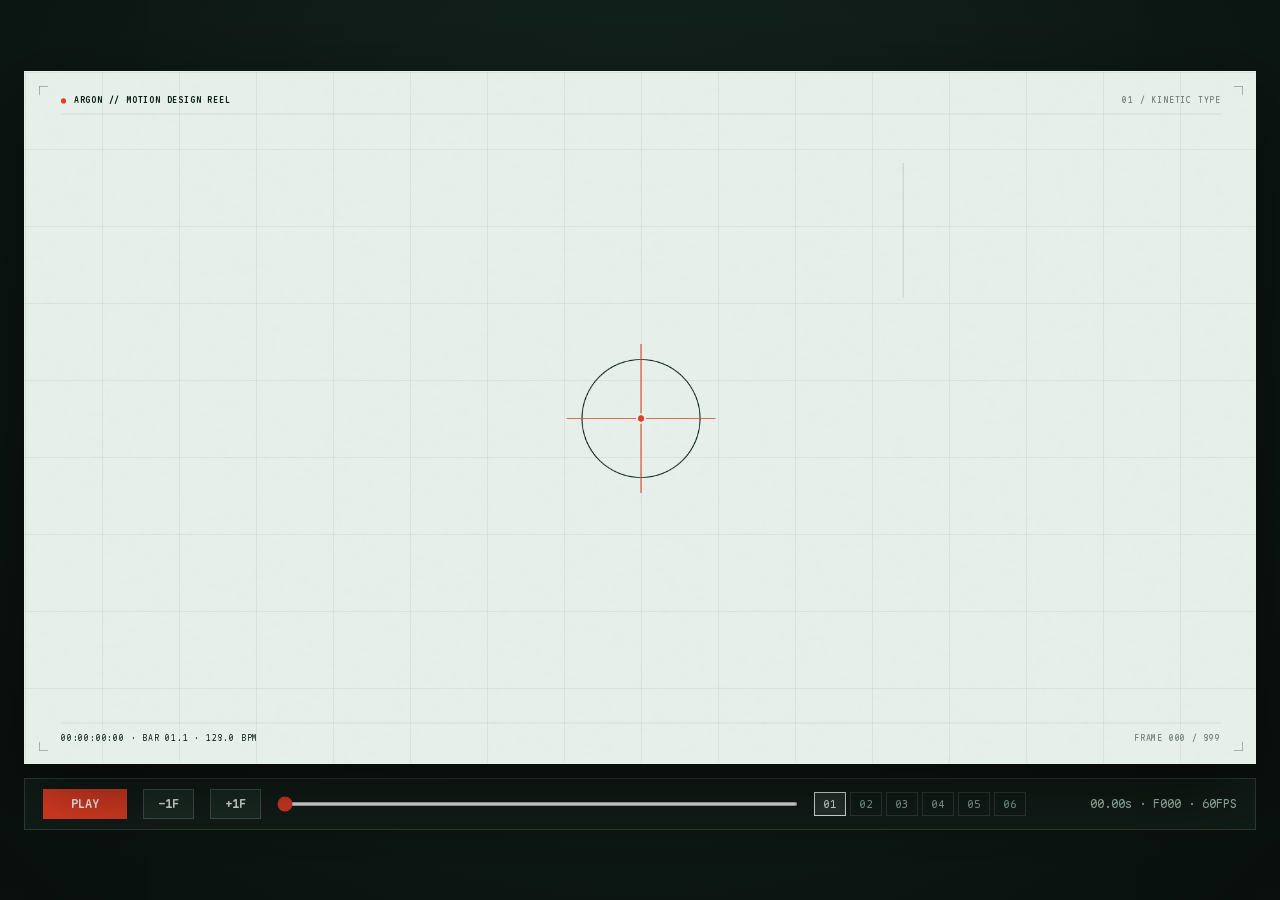
<file: argon-showreel-2026/index.html>
<!DOCTYPE html>
<html lang="en">
<head>
  <meta charset="UTF-8" />
  <meta name="viewport" content="width=device-width, initial-scale=1.0" />
  <title>ARGON MOTION STUDIO — 2026 Showreel (15s · 60fps)</title>
  <link rel="icon" href="data:," />
  <link rel="stylesheet" href="./assets/fonts/fonts.css" />
  <link rel="stylesheet" href="./src/styles.css" />
  <script type="importmap">
  {
    "imports": {
      "three": "./assets/vendor/three.module.min.js"
    }
  }
  </script>
</head>
<body>
  <!-- Dynamic Directional 180-deg Shutter Motion Blur SVG Filter -->
  <svg width="0" height="0" style="position:absolute;pointer-events:none" aria-hidden="true">
    <defs>
      <filter id="shutter-blur-x" x="-25%" y="-25%" width="150%" height="150%">
        <feGaussianBlur id="fe-blur-x" in="SourceGraphic" stdDeviation="0,0" />
      </filter>
      <filter id="shutter-blur-y" x="-25%" y="-25%" width="150%" height="150%">
        <feGaussianBlur id="fe-blur-y" in="SourceGraphic" stdDeviation="0,0" />
      </filter>
    </defs>
  </svg>

  <div id="app-shell">
    <div id="stage-wrapper">
      <div id="stage">
        <!-- LAYER 1: Architectural Ground & Grid -->
        <div id="bg-layer" class="stage-layer">
          <div id="bg-grid"></div>
        </div>

        <!-- LAYER 2: Monumental Background Kinetic Typography (Behind 3D!) -->
        <div id="back-type-layer" class="stage-layer">
          <div id="act3-back">
            <div class="line-mask"><div id="a3-back-1" class="a3-giant-word">SPATIAL</div></div>
            <div class="line-mask"><div id="a3-back-2" class="a3-giant-word accent-cobalt">MECHANICS</div></div>
          </div>
        </div>

        <!-- LAYER 3: Three.js WebGL2 3D Stage -->
        <canvas id="webgl-canvas" class="stage-layer" width="1920" height="1080"></canvas>

        <!-- LAYER 4: Procedural Physics, Bezier Rigs, Chronograph & Magnetic Field -->
        <canvas id="canvas-2d" class="stage-layer" width="1920" height="1080"></canvas>

        <!-- LAYER 5: Foreground Editorial Kinetic Typography & 3D-Tracked Callouts -->
        <div id="front-dom-layer" class="stage-layer">
          <!-- ACT 1: Kinetic Typography & Swiss Editorial Grid -->
          <div id="act1-dom" class="act-scene">
            <div id="a1-kicker" class="a1-kicker">
              <span class="a1-kicker-pill">REEL 2026</span>
              <span>CURATED MOTION ARCHITECTURE · 60.0 FPS</span>
            </div>

            <div class="a1-hero-left" id="a1-hero-wrap">
              <div class="line-mask">
                <div id="a1-form" class="a1-word-form">FORM</div>
              </div>
            </div>

            <div class="a1-hero-row2" id="a1-row2-wrap">
              <div class="line-mask">
                <div id="a1-in" class="a1-word-in">in</div>
              </div>
              <div class="line-mask">
                <div id="a1-motion" class="a1-word-motion">MOTION</div>
              </div>
            </div>

            <div class="a1-spec-col" id="a1-spec-col">
              <div class="a1-spec-item" id="a1-sp-1">
                <span class="a1-spec-num">01</span>
                <span class="a1-spec-label">Kinetic Type</span>
                <span class="a1-spec-val">SWISS GRID</span>
              </div>
              <div class="a1-spec-item" id="a1-sp-2">
                <span class="a1-spec-num">02</span>
                <span class="a1-spec-label">Curve Physics</span>
                <span class="a1-spec-val">C² CONTINUOUS</span>
              </div>
              <div class="a1-spec-item" id="a1-sp-3">
                <span class="a1-spec-num">03</span>
                <span class="a1-spec-label">Spatial 3D</span>
                <span class="a1-spec-val">WEBGL2 PBR</span>
              </div>
              <div class="a1-spec-item" id="a1-sp-4">
                <span class="a1-spec-num">04</span>
                <span class="a1-spec-label">Sound Sync</span>
                <span class="a1-spec-val">128.00 BPM</span>
              </div>
            </div>

            <div class="a1-kinetic-strip" id="a1-strip">
              <div class="a1-strip-cell" id="a1-cell-0">
                <span class="a1-cell-tag">01 / TIMING</span>
                <div class="line-mask"><div class="a1-cell-word" id="a1-cw-0">PRECISION</div></div>
              </div>
              <div class="a1-strip-cell" id="a1-cell-1">
                <span class="a1-cell-tag">02 / CADENCE</span>
                <div class="line-mask"><div class="a1-cell-word" id="a1-cw-1">RHYTHM</div></div>
              </div>
              <div class="a1-strip-cell" id="a1-cell-2">
                <span class="a1-cell-tag">03 / RIGGING</span>
                <div class="line-mask"><div class="a1-cell-word" id="a1-cw-2">TENSION</div></div>
              </div>
              <div class="a1-strip-cell" id="a1-cell-3">
                <span class="a1-cell-tag">04 / TASTE</span>
                <div class="line-mask"><div class="a1-cell-word" id="a1-cw-3">CRAFT</div></div>
              </div>
            </div>
          </div>

          <!-- ACT 2: Cubic-Bezier Graph & Harmonic Pendulum -->
          <div id="act2-dom" class="act-scene">
            <div class="a2-header" id="a2-header">
              <div class="line-mask"><span class="a2-title-main" id="a2-t1">CURVE</span></div>
              <div class="line-mask"><span class="a2-title-serif" id="a2-t2">Choreography</span></div>
            </div>
            <div class="a2-curve-readout" id="a2-readout">
              <span class="a2-mode-badge" id="a2-mode-badge">CRITICALLY DAMPED</span>
              <span class="a2-formula" id="a2-formula">cubic-bezier(0.16, 1.00, 0.30, 1.00)</span>
            </div>
            <div class="a2-right-caption" id="a2-right-cap">
              <span class="a2-rig-label">ARTICULATED PENDULUM · 6x ONION-SKIN ECHO</span>
              <span class="a2-rig-metric" id="a2-vel-metric">v = +1.84 rad/s</span>
            </div>
          </div>

          <!-- ACT 3: Front Stroke-Outline Depth Interleave + Live 3D Callouts -->
          <div id="act3-dom" class="act-scene">
            <div class="a3-front-outline-wrap">
              <div id="a3-front-1" class="a3-giant-outline">SPATIAL</div>
              <div id="a3-front-2" class="a3-giant-outline">MECHANICS</div>
            </div>
            <svg id="a3-callout-svg" viewBox="0 0 1920 1080"></svg>
            <div class="a3-corner-spec" id="a3-corner-spec">
              <span class="a3-spec-eyebrow">27-MODULE ISOMETRIC RIG · WEBGL2</span>
              <span class="a3-spec-headline" id="a3-state-label">SERVO LOCK // ORTHOGRAPHIC 35.26°</span>
            </div>
          </div>

          <!-- ACT 4: Tactile Chronograph & Keyframe Sequencer -->
          <div id="act4-dom" class="act-scene">
            <div class="a4-top-strip" id="a4-top-strip">
              <div class="a4-heading">TACTILE <span>Systems &amp; Telemetry</span></div>
              <div class="a4-status-pills">
                <span class="a4-pill active" id="a4-pill-sync">SYNC LOCKED · 60Hz</span>
                <span class="a4-pill" id="a4-pill-phase">PHASE Δ 0.00ms</span>
                <span class="a4-pill" id="a4-pill-detent">DETENT 01/16</span>
              </div>
            </div>
          </div>

          <!-- ACT 5: Generative Montage Overlays -->
          <div id="act5-dom" class="act-scene">
            <div class="a5-badge" id="a5-badge">400-NODE MAGNETIC VECTOR FIELD</div>
            <div class="a5c-center-ring-label" id="a5c-label">
              <div class="a5c-big" id="a5c-big">ALL OUT</div>
              <div class="a5c-sub" id="a5c-sub">PROCEDURAL · REALTIME · DETERMINISTIC</div>
            </div>
          </div>

          <!-- ACT 6: Asymmetric Swiss Résumé End-Slate -->
          <div id="act6-dom" class="act-scene">
            <div class="a6-grid">
              <div class="a6-left">
                <div>
                  <div class="line-mask">
                    <div class="a6-eyebrow" id="a6-eyebrow">
                      <span>●</span>
                      <span>CURATED PORTFOLIO REEL · 2026 EDITION</span>
                    </div>
                  </div>
                  <div class="a6-name-block">
                    <div class="line-mask"><div class="a6-name-bold" id="a6-name-1">ARGON</div></div>
                    <div class="line-mask"><div class="a6-name-italic" id="a6-name-2">Motion Practice</div></div>
                  </div>
                  <div class="line-mask">
                    <div class="a6-role-line" id="a6-role">Principal Motion Designer &amp; Creative Technologist</div>
                  </div>
                </div>

                <div class="a6-metrics-row" id="a6-metrics">
                  <div class="a6-metric-cell">
                    <span class="a6-m-label">FRAME ENGINE</span>
                    <span class="a6-m-val">60.0 FPS</span>
                    <span class="a6-m-sub">Zero-Jitter Deterministic</span>
                  </div>
                  <div class="a6-metric-cell">
                    <span class="a6-m-label">COMPOSITOR</span>
                    <span class="a6-m-val">4-LAYER</span>
                    <span class="a6-m-sub">WebGL2 · 2D · SVG · Type</span>
                  </div>
                  <div class="a6-metric-cell">
                    <span class="a6-m-label">SOUND DESIGN</span>
                    <span class="a6-m-val">128 BPM</span>
                    <span class="a6-m-sub">48kHz Procedural Synth</span>
                  </div>
                </div>

                <div class="a6-availability" id="a6-avail">
                  <span class="a6-avail-badge">
                    <span class="a6-avail-dot"></span>
                    <span>AVAILABLE FOR PRINCIPAL ROLES &amp; SELECT COMMISSIONS</span>
                  </span>
                  <span>1920×1080 · 60 FPS · ZERO TEMPLATES</span>
                </div>
              </div>

              <div class="a6-right">
                <div class="a6-emblem-box" id="a6-emblem-box">
                  <div class="a6-emblem-meta">
                    <span>FIG 06 // GIMBAL POLYHEDRON</span>
                    <span id="a6-gimbal-angle">θ = 042.8°</span>
                  </div>
                  <div class="a6-emblem-meta">
                    <span>SHADER + VECTOR HYBRID</span>
                    <span>SEED #2026</span>
                  </div>
                </div>

                <div class="a6-disciplines">
                  <div class="a6-disc-header">CORE MOTION CAPABILITIES</div>
                  <div class="line-mask">
                    <div class="a6-disc-row" id="a6-row-0">
                      <div class="a6-disc-left">
                        <span class="a6-disc-idx">01</span>
                        <span class="a6-disc-name">Kinetic Identity &amp; Editorial Type</span>
                      </div>
                      <span class="a6-disc-tech">SWISS / VARIABLE</span>
                    </div>
                  </div>
                  <div class="line-mask">
                    <div class="a6-disc-row" id="a6-row-1">
                      <div class="a6-disc-left">
                        <span class="a6-disc-idx">02</span>
                        <span class="a6-disc-name">3D Spatial &amp; Procedural Rigs</span>
                      </div>
                      <span class="a6-disc-tech">WEBGL2 / GLSL</span>
                    </div>
                  </div>
                  <div class="line-mask">
                    <div class="a6-disc-row" id="a6-row-2">
                      <div class="a6-disc-left">
                        <span class="a6-disc-idx">03</span>
                        <span class="a6-disc-name">Tactile Product &amp; UI Choreography</span>
                      </div>
                      <span class="a6-disc-tech">C² SPRINGS / 60Hz</span>
                    </div>
                  </div>
                  <div class="line-mask">
                    <div class="a6-disc-row" id="a6-row-3">
                      <div class="a6-disc-left">
                        <span class="a6-disc-idx">04</span>
                        <span class="a6-disc-name">Audio-Reactive Generative Tools</span>
                      </div>
                      <span class="a6-disc-tech">DSP / TELEMETRY</span>
                    </div>
                  </div>
                </div>
              </div>
            </div>
          </div>
        </div>

        <!-- LAYER 6: Optical Match-Cut Wipe Curtain (Occludes outgoing DOM + 3D + 2D cleanly!) -->
        <canvas id="wipe-canvas" class="stage-layer" width="1920" height="1080"></canvas>

        <!-- LAYER 7: Peripheral Vernier Studio HUD -->
        <div id="vernier-hud" class="stage-layer">
          <div class="crop-mark crop-tl"></div>
          <div class="crop-mark crop-tr"></div>
          <div class="crop-mark crop-bl"></div>
          <div class="crop-mark crop-br"></div>

          <div class="hud-bar-top">
            <div class="hud-brand">
              <span class="hud-dot" id="hud-pulse-dot"></span>
              <span>ARGON // MOTION DESIGN REEL</span>
            </div>
            <div class="hud-meta" id="hud-act-code">01 / KINETIC TYPE</div>
          </div>

          <div class="hud-bar-bottom">
            <div class="hud-progress-track">
              <div id="hud-progress-fill"></div>
            </div>
            <div id="hud-timecode">00:00:00:00 · BAR 01.1 · 128.0 BPM</div>
            <div class="hud-meta" id="hud-frame-counter">FRAME 000 / 899</div>
          </div>
        </div>

        <!-- LAYER 7: Subtle Monochromatic Film/Paper Grain -->
        <canvas id="grain-overlay" class="stage-layer" width="256" height="256"></canvas>
      </div>
    </div>

    <!-- Interactive Studio Transport Deck (Hidden automatically during ?render=1) -->
    <div id="studio-controls">
      <button id="btn-play" class="ctrl-btn primary">PLAY</button>
      <button id="btn-prev" class="ctrl-btn">-1F</button>
      <button id="btn-next" class="ctrl-btn">+1F</button>
      <input id="scrubber" type="range" min="0" max="899" value="0" step="1" />
      <div class="act-jumps">
        <button class="jump-pill active" data-frame="0">01</button>
        <button class="jump-pill" data-frame="169">02</button>
        <button class="jump-pill" data-frame="310">03</button>
        <button class="jump-pill" data-frame="479">04</button>
        <button class="jump-pill" data-frame="619">05</button>
        <button class="jump-pill" data-frame="760">06</button>
      </div>
      <div id="ctrl-readout">00.00s · F000 · 60FPS</div>
    </div>
  </div>

  <audio id="reel-audio" src="./assets/audio/soundtrack.wav" preload="auto"></audio>
  <script src="./assets/vendor/gsap.min.js"></script>
  <script src="./assets/audio/telemetry.js"></script>
  <script type="module" src="./src/reel.js"></script>
</body>
</html>
</file>
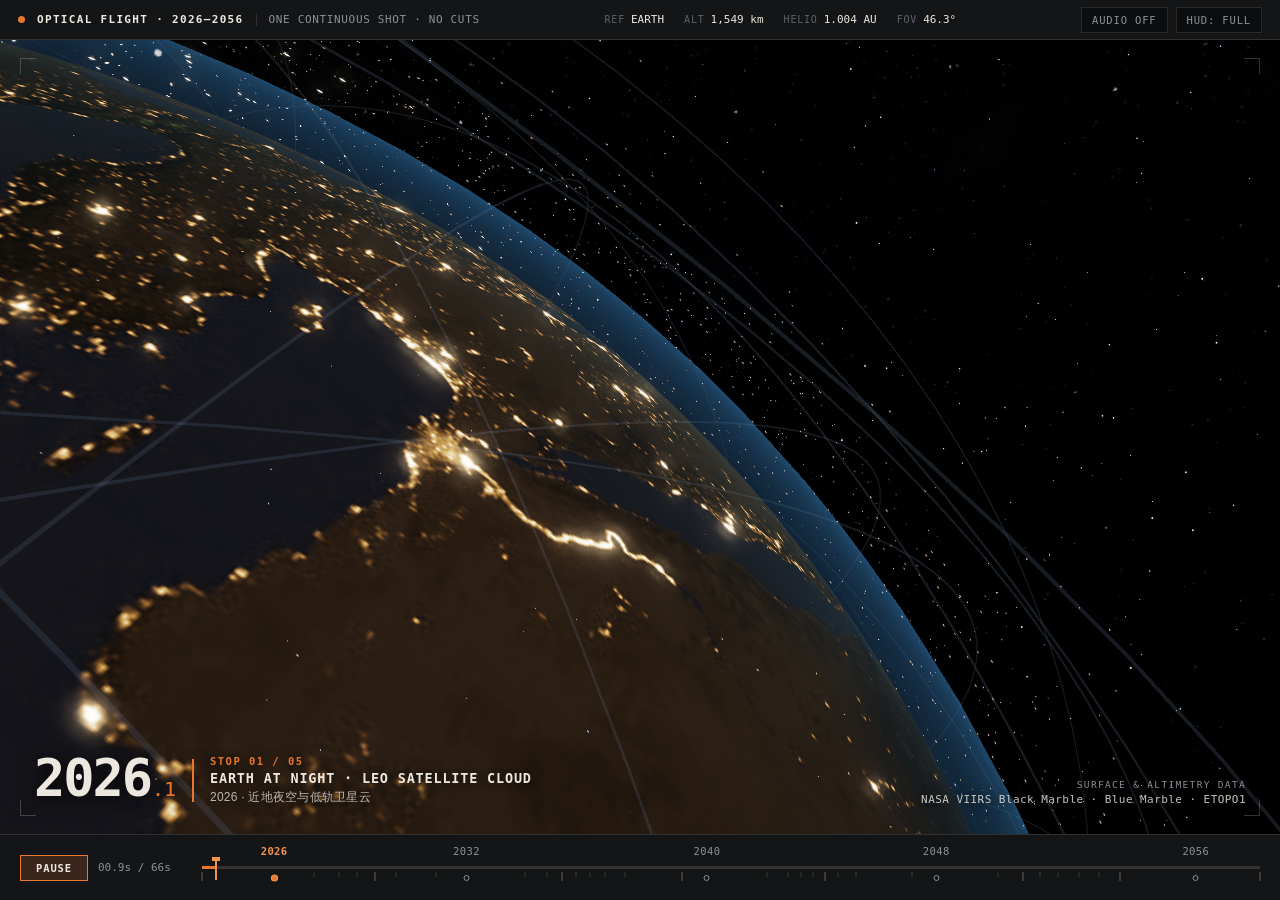
<file: next-30-years-2026-2056/index.html>
<!DOCTYPE html>
<html lang="en">
<head>
  <meta charset="UTF-8" />
  <meta name="viewport" content="width=device-width, initial-scale=1.0" />
  <link rel="icon" href="data:," />
  <title>2026–2056 · One Shot Across Thirty Years</title>
  <style>
    :root {
      --leica-carbon: #141517;
      --leica-recess: #0c0d0f;
      --leica-panel: rgba(20, 21, 23, 0.88);
      --leica-hairline: rgba(236, 232, 223, 0.13);
      --leica-hairline-strong: rgba(236, 232, 223, 0.26);
      --ink-primary: #ece8df;
      --ink-secondary: #8c9099;
      --ink-dim: #5d6169;
      --signal-amber: #e8772e;
      --signal-amber-bright: #f5924e;
      --signal-amber-soft: rgba(232, 119, 46, 0.18);
      --font-mono: "JetBrains Mono", "Cascadia Mono", "Consolas", "SFMono-Regular", monospace;
      --font-sans: "Inter", "Segoe UI", "PingFang SC", "Hiragino Sans GB", "Microsoft YaHei UI", "Microsoft YaHei", sans-serif;
      --font-serif: "Newsreader", "Georgia", "PingFang SC", "Microsoft YaHei UI", sans-serif;
    }

    * {
      box-sizing: border-box;
      margin: 0;
      padding: 0;
      user-select: none;
      -webkit-user-select: none;
    }

    html, body {
      width: 100%;
      height: 100%;
      overflow: hidden;
      background: var(--leica-carbon);
      color: var(--ink-primary);
      font-family: var(--font-sans);
      -webkit-font-smoothing: antialiased;
    }

    #app {
      position: relative;
      width: 100vw;
      height: 100vh;
      display: flex;
      flex-direction: column;
      background: #040507;
    }

    /* Top Matte Carbon Optical Telemetry Strip */
    .top-bar {
      height: 40px;
      flex-shrink: 0;
      background: var(--leica-carbon);
      border-bottom: 1px solid var(--leica-hairline);
      display: flex;
      align-items: center;
      justify-content: space-between;
      padding: 0 18px;
      z-index: 20;
      gap: 16px;
    }

    .brand-cluster {
      display: flex;
      align-items: center;
      gap: 12px;
      white-space: nowrap;
    }

    .amber-led {
      width: 7px;
      height: 7px;
      border-radius: 50%;
      background: var(--signal-amber);
    }

    .brand-code {
      font-family: var(--font-mono);
      font-size: 11px;
      letter-spacing: 0.12em;
      color: var(--ink-primary);
      font-weight: 600;
      font-variant-numeric: tabular-nums;
    }

    .brand-sep {
      width: 1px;
      height: 13px;
      background: var(--leica-hairline);
    }

    .brand-sub {
      font-family: var(--font-mono);
      font-size: 11px;
      letter-spacing: 0.06em;
      color: var(--ink-secondary);
    }

    .telemetry-strip {
      display: flex;
      align-items: center;
      gap: 20px;
      font-family: var(--font-mono);
      font-size: 11px;
      font-variant-numeric: tabular-nums;
      white-space: nowrap;
    }

    .tel-item {
      display: flex;
      align-items: baseline;
      gap: 6px;
    }

    .tel-key {
      color: var(--ink-dim);
      font-size: 10px;
      letter-spacing: 0.08em;
    }

    .tel-val {
      color: var(--ink-primary);
      font-weight: 500;
    }

    .controls-cluster {
      display: flex;
      align-items: center;
      gap: 8px;
      white-space: nowrap;
    }

    .inst-btn {
      appearance: none;
      background: var(--leica-recess);
      color: var(--ink-secondary);
      border: 1px solid var(--leica-hairline);
      height: 26px;
      padding: 0 10px;
      font-family: var(--font-mono);
      font-size: 10.5px;
      letter-spacing: 0.08em;
      cursor: pointer;
      transition: border-color 160ms ease-out, color 160ms ease-out, background-color 160ms ease-out;
      white-space: nowrap;
      flex-shrink: 0;
    }

    .inst-btn:hover {
      color: var(--ink-primary);
      border-color: var(--leica-hairline-strong);
    }

    .inst-btn.active {
      color: var(--ink-primary);
      border-color: var(--signal-amber);
      background: var(--signal-amber-soft);
    }

    .inst-btn:focus-visible {
      outline: 1px solid var(--signal-amber);
      outline-offset: 1px;
    }

    /* Main 3D Viewport */
    #viewport {
      position: relative;
      flex: 1 1 auto;
      width: 100%;
      min-height: 0;
      cursor: grab;
      overflow: hidden;
      background: #030406;
    }

    #viewport:active {
      cursor: grabbing;
    }

    #viewport canvas {
      display: block;
      width: 100%;
      height: 100%;
    }

    /* Optical Rangefinder HUD Overlay inside Viewport */
    .viewport-hud {
      position: absolute;
      inset: 0;
      pointer-events: none;
      z-index: 10;
    }

    /* Corner optical reticle hairlines */
    .reticle-corner {
      position: absolute;
      width: 16px;
      height: 16px;
      border-color: rgba(236, 232, 223, 0.22);
      border-style: solid;
      transition: opacity 220ms ease-out;
    }
    .reticle-corner.tl { top: 18px; left: 20px; border-width: 1px 0 0 1px; }
    .reticle-corner.tr { top: 18px; right: 20px; border-width: 1px 1px 0 0; }
    .reticle-corner.bl { bottom: 18px; left: 20px; border-width: 0 0 1px 1px; }
    .reticle-corner.br { bottom: 18px; right: 20px; border-width: 0 1px 1px 0; }

    /* Epoch & Stop Caption Stamp (Bottom-Left of Viewport) */
    .epoch-stamp {
      position: absolute;
      left: 34px;
      bottom: 28px;
      display: flex;
      align-items: stretch;
      gap: 16px;
      transition: opacity 220ms ease-out, transform 220ms ease-out;
    }

    .epoch-year-box {
      display: flex;
      align-items: baseline;
      font-family: var(--font-mono);
      font-variant-numeric: tabular-nums;
      line-height: 0.92;
      text-shadow: 0 2px 18px rgba(0, 0, 0, 0.85);
    }

    #hud-year-int {
      font-size: 52px;
      font-weight: 600;
      letter-spacing: -0.04em;
      color: var(--ink-primary);
    }

    #hud-year-frac {
      font-size: 20px;
      font-weight: 400;
      color: var(--signal-amber);
      margin-left: 1px;
    }

    .epoch-divider {
      width: 2px;
      background: var(--signal-amber);
      margin: 4px 0;
    }

    .epoch-meta {
      display: flex;
      flex-direction: column;
      justify-content: center;
      gap: 3px;
      text-shadow: 0 1px 12px rgba(0, 0, 0, 0.9);
    }

    #hud-stop-index {
      font-family: var(--font-mono);
      font-size: 10.5px;
      letter-spacing: 0.14em;
      color: var(--signal-amber);
      font-weight: 600;
    }

    #hud-stop-title {
      font-family: var(--font-mono);
      font-size: 13.5px;
      letter-spacing: 0.06em;
      color: var(--ink-primary);
      font-weight: 600;
    }

    #hud-stop-sub {
      font-family: var(--font-sans);
      font-size: 12px;
      color: rgba(236, 232, 223, 0.76);
      letter-spacing: 0.02em;
    }

    .map-provenance {
      position: absolute;
      right: 34px;
      bottom: 28px;
      text-align: right;
      font-family: var(--font-mono);
      font-variant-numeric: tabular-nums;
      text-shadow: 0 1px 12px rgba(0, 0, 0, 0.9);
      transition: opacity 220ms ease-out;
    }

    .prov-label {
      font-size: 9.5px;
      letter-spacing: 0.14em;
      color: var(--ink-secondary);
      margin-bottom: 3px;
    }

    #hud-map-credit {
      font-size: 11px;
      letter-spacing: 0.04em;
      color: rgba(236, 232, 223, 0.84);
    }

    /* Bottom Matte Carbon Scrubber Deck */
    .bottom-deck {
      height: 66px;
      flex-shrink: 0;
      background: var(--leica-carbon);
      border-top: 1px solid var(--leica-hairline);
      display: flex;
      align-items: center;
      padding: 0 20px;
      gap: 18px;
      z-index: 20;
    }

    .deck-left {
      display: flex;
      align-items: center;
      gap: 10px;
      flex-shrink: 0;
    }

    #btn-play {
      width: 68px;
      text-align: center;
      font-weight: 600;
    }

    #time-readout {
      font-family: var(--font-mono);
      font-size: 11px;
      color: var(--ink-secondary);
      font-variant-numeric: tabular-nums;
      width: 86px;
      white-space: nowrap;
    }

    /* Engraved Optical Scale Scrubber */
    #timeline-track {
      position: relative;
      flex: 1 1 auto;
      height: 46px;
      cursor: pointer;
      display: flex;
      align-items: center;
      touch-action: none;
    }

    .track-rail {
      position: relative;
      width: 100%;
      height: 3px;
      background: rgba(236, 232, 223, 0.14);
      overflow: hidden;
    }

    #timeline-fill {
      width: 100%;
      height: 100%;
      background: var(--signal-amber);
      transform-origin: left center;
      transform: scaleX(0);
    }

    #ruler-ticks {
      position: absolute;
      inset: 0;
      pointer-events: none;
    }

    .ruler-tick {
      position: absolute;
      top: 27px;
      width: 1px;
      height: 5px;
      background: rgba(236, 232, 223, 0.18);
      transform: translateX(-0.5px);
    }

    .ruler-tick.major {
      height: 9px;
      background: rgba(236, 232, 223, 0.36);
    }

    #timeline-playhead {
      position: absolute;
      top: 15px;
      width: 2px;
      height: 20px;
      background: var(--signal-amber-bright);
      transform: translateX(-1px);
      pointer-events: none;
      z-index: 4;
    }

    #timeline-playhead::before {
      content: "";
      position: absolute;
      top: -3px;
      left: -3px;
      width: 8px;
      height: 4px;
      background: var(--signal-amber-bright);
    }

    #stop-detents {
      position: absolute;
      inset: 0;
      pointer-events: none;
    }

    .stop-detent {
      position: absolute;
      top: 0px;
      transform: translateX(-50%);
      background: none;
      border: none;
      color: var(--ink-secondary);
      font-family: var(--font-mono);
      font-size: 10.5px;
      font-variant-numeric: tabular-nums;
      cursor: pointer;
      pointer-events: auto;
      display: flex;
      flex-direction: column;
      align-items: center;
      gap: 2px;
      padding: 0px 6px;
      transition: color 150ms ease-out;
    }

    .stop-detent:hover {
      color: var(--ink-primary);
    }

    .stop-detent .detent-dot {
      width: 6px;
      height: 6px;
      border-radius: 50%;
      background: var(--leica-carbon);
      border: 1.5px solid var(--ink-secondary);
      margin-top: 16px;
      transition: border-color 150ms ease-out, background-color 150ms ease-out, transform 150ms ease-out;
    }

    .stop-detent .detent-year {
      order: -1;
      letter-spacing: 0.04em;
    }

    .stop-detent.active {
      color: var(--signal-amber-bright);
      font-weight: 600;
    }

    .stop-detent.active .detent-dot {
      background: var(--signal-amber);
      border-color: var(--signal-amber-bright);
      transform: scale(1.2);
    }

    /* Loading Curtain */
    #loading-overlay {
      position: fixed;
      inset: 0;
      background: var(--leica-carbon);
      z-index: 100;
      display: flex;
      flex-direction: column;
      align-items: center;
      justify-content: center;
      gap: 14px;
      transition: opacity 400ms ease-out;
    }

    #loading-overlay.loaded {
      opacity: 0;
      pointer-events: none;
    }

    .loading-title {
      font-family: var(--font-mono);
      font-size: 12px;
      letter-spacing: 0.18em;
      color: var(--ink-primary);
    }

    .loading-bar {
      width: 240px;
      height: 2px;
      background: rgba(236, 232, 223, 0.12);
      overflow: hidden;
    }

    #loading-bar-fill {
      width: 100%;
      height: 100%;
      background: var(--signal-amber);
      transform-origin: left center;
      transform: scaleX(0.04);
      transition: transform 120ms ease-out;
    }

    #loading-progress {
      font-family: var(--font-mono);
      font-size: 10.5px;
      color: var(--ink-secondary);
      font-variant-numeric: tabular-nums;
      letter-spacing: 0.06em;
    }

    /* Minimal HUD mode */
    html.minimal-hud .reticle-corner,
    html.minimal-hud .map-provenance,
    html.minimal-hud #hud-stop-sub {
      opacity: 0;
    }

    /* Cinema Capture Mode (?capture=1) for 1080p60 MP4 rendering */
    html.capture-mode .top-bar,
    html.capture-mode .bottom-deck,
    html.capture-mode #loading-overlay {
      display: none !important;
    }

    html.capture-mode .epoch-stamp {
      left: 44px;
      bottom: 38px;
    }

    html.capture-mode .map-provenance {
      right: 44px;
      bottom: 38px;
    }

    @media (max-width: 900px) {
      .telemetry-strip { display: none; }
      #hud-year-int { font-size: 38px; }
      .epoch-stamp { left: 18px; bottom: 18px; }
      .map-provenance { display: none; }
    }
  </style>
</head>
<body>
  <div id="loading-overlay">
    <div class="loading-title">CALIBRATING PLANETARY EPHEMERIS · 2026–2056</div>
    <div class="loading-bar"><div id="loading-bar-fill"></div></div>
    <div id="loading-progress">LOADING NASA / LRO / MOLA / SDO MAPS…</div>
  </div>

  <div id="app">
    <header class="top-bar">
      <div class="brand-cluster">
        <span class="amber-led"></span>
        <span class="brand-code">OPTICAL FLIGHT · 2026—2056</span>
        <span class="brand-sep"></span>
        <span class="brand-sub">ONE CONTINUOUS SHOT · NO CUTS</span>
      </div>

      <div class="telemetry-strip">
        <div class="tel-item"><span class="tel-key">REF</span><span class="tel-val" id="tel-body">EARTH</span></div>
        <div class="tel-item"><span class="tel-key">ALT</span><span class="tel-val" id="tel-alt">800 km</span></div>
        <div class="tel-item"><span class="tel-key">HELIO</span><span class="tel-val" id="tel-helio">1.000 AU</span></div>
        <div class="tel-item"><span class="tel-key">FOV</span><span class="tel-val" id="tel-fov">46.0°</span></div>
      </div>

      <div class="controls-cluster">
        <button type="button" class="inst-btn" id="btn-recenter" hidden>RECENTER GIMBAL</button>
        <button type="button" class="inst-btn" id="btn-sound">AUDIO OFF</button>
        <button type="button" class="inst-btn" id="btn-hud">HUD: FULL</button>
      </div>
    </header>

    <main id="viewport">
      <div class="viewport-hud">
        <div class="reticle-corner tl"></div>
        <div class="reticle-corner tr"></div>
        <div class="reticle-corner bl"></div>
        <div class="reticle-corner br"></div>

        <div class="epoch-stamp">
          <div class="epoch-year-box">
            <span id="hud-year-int">2026</span><span id="hud-year-frac">.0</span>
          </div>
          <div class="epoch-divider"></div>
          <div class="epoch-meta">
            <div id="hud-stop-index">STOP 01 / 05</div>
            <div id="hud-stop-title">EARTH AT NIGHT · LEO SATELLITE CLOUD</div>
            <div id="hud-stop-sub">2026 · 近地夜空与低轨卫星云</div>
          </div>
        </div>

        <div class="map-provenance">
          <div class="prov-label">SURFACE &amp; ALTIMETRY DATA</div>
          <div id="hud-map-credit">NASA VIIRS Black Marble · Blue Marble · ETOPO1</div>
        </div>
      </div>
    </main>

    <footer class="bottom-deck">
      <div class="deck-left">
        <button type="button" class="inst-btn active" id="btn-play">PAUSE</button>
        <span id="time-readout">00.0s / 66s</span>
      </div>

      <div id="timeline-track" aria-label="30-Year Flight Timeline">
        <div id="ruler-ticks"></div>
        <div class="track-rail">
          <div id="timeline-fill"></div>
        </div>
        <div id="stop-detents"></div>
        <div id="timeline-playhead"></div>
      </div>
    </footer>
  </div>

  <script type="module" src="./src/main.js"></script>
</body>
</html>
</file>
<file: argon-showreel-2026/assets/fonts/fonts.css>
/* latin-ext */
@font-face {
  font-family: 'Instrument Serif';
  font-style: italic;
  font-weight: 400;
  font-display: swap;
  src: url(./font_02.woff2) format('woff2');
  unicode-range: U+0100-02BA, U+02BD-02C5, U+02C7-02CC, U+02CE-02D7, U+02DD-02FF, U+0304, U+0308, U+0329, U+1D00-1DBF, U+1E00-1E9F, U+1EF2-1EFF, U+2020, U+20A0-20AB, U+20AD-20C4, U+2113, U+2C60-2C7F, U+A720-A7FF;
}
/* latin */
@font-face {
  font-family: 'Instrument Serif';
  font-style: italic;
  font-weight: 400;
  font-display: swap;
  src: url(./font_03.woff2) format('woff2');
  unicode-range: U+0000-00FF, U+0131, U+0152-0153, U+02BB-02BC, U+02C6, U+02DA, U+02DC, U+0304, U+0308, U+0329, U+2000-206F, U+20AC, U+2122, U+2191, U+2193, U+2212, U+2215, U+FEFF, U+FFFD;
}
/* latin-ext */
@font-face {
  font-family: 'Instrument Serif';
  font-style: normal;
  font-weight: 400;
  font-display: swap;
  src: url(./font_01.woff2) format('woff2');
  unicode-range: U+0100-02BA, U+02BD-02C5, U+02C7-02CC, U+02CE-02D7, U+02DD-02FF, U+0304, U+0308, U+0329, U+1D00-1DBF, U+1E00-1E9F, U+1EF2-1EFF, U+2020, U+20A0-20AB, U+20AD-20C4, U+2113, U+2C60-2C7F, U+A720-A7FF;
}
/* latin */
@font-face {
  font-family: 'Instrument Serif';
  font-style: normal;
  font-weight: 400;
  font-display: swap;
  src: url(./font_00.woff2) format('woff2');
  unicode-range: U+0000-00FF, U+0131, U+0152-0153, U+02BB-02BC, U+02C6, U+02DA, U+02DC, U+0304, U+0308, U+0329, U+2000-206F, U+20AC, U+2122, U+2191, U+2193, U+2212, U+2215, U+FEFF, U+FFFD;
}
/* vietnamese */
@font-face {
  font-family: 'Space Grotesk';
  font-style: normal;
  font-weight: 400;
  font-display: swap;
  src: url(./font_04.woff2) format('woff2');
  unicode-range: U+0102-0103, U+0110-0111, U+0128-0129, U+0168-0169, U+01A0-01A1, U+01AF-01B0, U+0300-0301, U+0303-0304, U+0308-0309, U+0323, U+0329, U+1EA0-1EF9, U+20AB;
}
/* latin-ext */
@font-face {
  font-family: 'Space Grotesk';
  font-style: normal;
  font-weight: 400;
  font-display: swap;
  src: url(./font_05.woff2) format('woff2');
  unicode-range: U+0100-02BA, U+02BD-02C5, U+02C7-02CC, U+02CE-02D7, U+02DD-02FF, U+0304, U+0308, U+0329, U+1D00-1DBF, U+1E00-1E9F, U+1EF2-1EFF, U+2020, U+20A0-20AB, U+20AD-20C4, U+2113, U+2C60-2C7F, U+A720-A7FF;
}
/* latin */
@font-face {
  font-family: 'Space Grotesk';
  font-style: normal;
  font-weight: 400;
  font-display: swap;
  src: url(./font_06.woff2) format('woff2');
  unicode-range: U+0000-00FF, U+0131, U+0152-0153, U+02BB-02BC, U+02C6, U+02DA, U+02DC, U+0304, U+0308, U+0329, U+2000-206F, U+20AC, U+2122, U+2191, U+2193, U+2212, U+2215, U+FEFF, U+FFFD;
}
/* vietnamese */
@font-face {
  font-family: 'Space Grotesk';
  font-style: normal;
  font-weight: 500;
  font-display: swap;
  src: url(./font_04.woff2) format('woff2');
  unicode-range: U+0102-0103, U+0110-0111, U+0128-0129, U+0168-0169, U+01A0-01A1, U+01AF-01B0, U+0300-0301, U+0303-0304, U+0308-0309, U+0323, U+0329, U+1EA0-1EF9, U+20AB;
}
/* latin-ext */
@font-face {
  font-family: 'Space Grotesk';
  font-style: normal;
  font-weight: 500;
  font-display: swap;
  src: url(./font_05.woff2) format('woff2');
  unicode-range: U+0100-02BA, U+02BD-02C5, U+02C7-02CC, U+02CE-02D7, U+02DD-02FF, U+0304, U+0308, U+0329, U+1D00-1DBF, U+1E00-1E9F, U+1EF2-1EFF, U+2020, U+20A0-20AB, U+20AD-20C4, U+2113, U+2C60-2C7F, U+A720-A7FF;
}
/* latin */
@font-face {
  font-family: 'Space Grotesk';
  font-style: normal;
  font-weight: 500;
  font-display: swap;
  src: url(./font_06.woff2) format('woff2');
  unicode-range: U+0000-00FF, U+0131, U+0152-0153, U+02BB-02BC, U+02C6, U+02DA, U+02DC, U+0304, U+0308, U+0329, U+2000-206F, U+20AC, U+2122, U+2191, U+2193, U+2212, U+2215, U+FEFF, U+FFFD;
}
/* vietnamese */
@font-face {
  font-family: 'Space Grotesk';
  font-style: normal;
  font-weight: 700;
  font-display: swap;
  src: url(./font_04.woff2) format('woff2');
  unicode-range: U+0102-0103, U+0110-0111, U+0128-0129, U+0168-0169, U+01A0-01A1, U+01AF-01B0, U+0300-0301, U+0303-0304, U+0308-0309, U+0323, U+0329, U+1EA0-1EF9, U+20AB;
}
/* latin-ext */
@font-face {
  font-family: 'Space Grotesk';
  font-style: normal;
  font-weight: 700;
  font-display: swap;
  src: url(./font_05.woff2) format('woff2');
  unicode-range: U+0100-02BA, U+02BD-02C5, U+02C7-02CC, U+02CE-02D7, U+02DD-02FF, U+0304, U+0308, U+0329, U+1D00-1DBF, U+1E00-1E9F, U+1EF2-1EFF, U+2020, U+20A0-20AB, U+20AD-20C4, U+2113, U+2C60-2C7F, U+A720-A7FF;
}
/* latin */
@font-face {
  font-family: 'Space Grotesk';
  font-style: normal;
  font-weight: 700;
  font-display: swap;
  src: url(./font_06.woff2) format('woff2');
  unicode-range: U+0000-00FF, U+0131, U+0152-0153, U+02BB-02BC, U+02C6, U+02DA, U+02DC, U+0304, U+0308, U+0329, U+2000-206F, U+20AC, U+2122, U+2191, U+2193, U+2212, U+2215, U+FEFF, U+FFFD;
}
/* greek */
@font-face {
  font-family: 'Syne';
  font-style: normal;
  font-weight: 700;
  font-display: swap;
  src: url(./font_09.woff2) format('woff2');
  unicode-range: U+0370-0377, U+037A-037F, U+0384-038A, U+038C, U+038E-03A1, U+03A3-03FF;
}
/* latin-ext */
@font-face {
  font-family: 'Syne';
  font-style: normal;
  font-weight: 700;
  font-display: swap;
  src: url(./font_07.woff2) format('woff2');
  unicode-range: U+0100-02BA, U+02BD-02C5, U+02C7-02CC, U+02CE-02D7, U+02DD-02FF, U+0304, U+0308, U+0329, U+1D00-1DBF, U+1E00-1E9F, U+1EF2-1EFF, U+2020, U+20A0-20AB, U+20AD-20C4, U+2113, U+2C60-2C7F, U+A720-A7FF;
}
/* latin */
@font-face {
  font-family: 'Syne';
  font-style: normal;
  font-weight: 700;
  font-display: swap;
  src: url(./font_08.woff2) format('woff2');
  unicode-range: U+0000-00FF, U+0131, U+0152-0153, U+02BB-02BC, U+02C6, U+02DA, U+02DC, U+0304, U+0308, U+0329, U+2000-206F, U+20AC, U+2122, U+2191, U+2193, U+2212, U+2215, U+FEFF, U+FFFD;
}
/* greek */
@font-face {
  font-family: 'Syne';
  font-style: normal;
  font-weight: 800;
  font-display: swap;
  src: url(./font_09.woff2) format('woff2');
  unicode-range: U+0370-0377, U+037A-037F, U+0384-038A, U+038C, U+038E-03A1, U+03A3-03FF;
}
/* latin-ext */
@font-face {
  font-family: 'Syne';
  font-style: normal;
  font-weight: 800;
  font-display: swap;
  src: url(./font_07.woff2) format('woff2');
  unicode-range: U+0100-02BA, U+02BD-02C5, U+02C7-02CC, U+02CE-02D7, U+02DD-02FF, U+0304, U+0308, U+0329, U+1D00-1DBF, U+1E00-1E9F, U+1EF2-1EFF, U+2020, U+20A0-20AB, U+20AD-20C4, U+2113, U+2C60-2C7F, U+A720-A7FF;
}
/* latin */
@font-face {
  font-family: 'Syne';
  font-style: normal;
  font-weight: 800;
  font-display: swap;
  src: url(./font_08.woff2) format('woff2');
  unicode-range: U+0000-00FF, U+0131, U+0152-0153, U+02BB-02BC, U+02C6, U+02DA, U+02DC, U+0304, U+0308, U+0329, U+2000-206F, U+20AC, U+2122, U+2191, U+2193, U+2212, U+2215, U+FEFF, U+FFFD;
}

@font-face {
  font-family: 'MapleMonoLocal';
  font-style: normal;
  font-weight: 400;
  src: url('./MapleMono-NF-CN-Regular.ttf') format('truetype');
}

@font-face {
  font-family: 'MapleMonoLocal';
  font-style: normal;
  font-weight: 500;
  src: url('./MapleMono-NF-CN-Medium.ttf') format('truetype');
}

@font-face {
  font-family: 'MapleMonoLocal';
  font-style: normal;
  font-weight: 700;
  src: url('./MapleMono-NF-CN-Bold.ttf') format('truetype');
}
</file>
<file: argon-showreel-2026/src/styles.css>
/* ==========================================================================
   ARGON MOTION STUDIO — 2026 SHOWREEL
   1920x1080 @ 60fps Deterministic Hybrid Stage + Interactive Studio Deck
   ========================================================================== */

:root {
  --celadon-bg: #E6EFE9;
  --celadon-surface: #DAE6DE;
  --forest-ink: #0B1D17;
  --forest-deep: #081510;
  --forest-mid: #1D4437;
  --sage-muted: #537466;
  --vermilion: #E03E24;
  --cobalt: #1847F0;
  --swiss-bg: #F4F6F9;
  --aluminum: #D4D7DC;
  --carbon-bg: #141517;
  --carbon-surface: #1D2024;
  --amber: #FF5A1F;
  --mint: #8FE3B8;

  --font-display: 'Syne', 'Space Grotesk', 'Bahnschrift', sans-serif;
  --font-grotesk: 'Space Grotesk', 'Bahnschrift', sans-serif;
  --font-serif: 'Instrument Serif', 'Palatino Linotype', 'Georgia', serif;
  --font-mono: 'MapleMonoLocal', 'Consolas', monospace;
}

* {
  box-sizing: border-box;
  margin: 0;
  padding: 0;
  -webkit-font-smoothing: antialiased;
  -moz-osx-font-smoothing: grayscale;
}

html, body {
  width: 100%;
  height: 100%;
  background: #0B120F;
  color: #E6EFE9;
  font-family: var(--font-grotesk);
  overflow: hidden;
  user-select: none;
}

/* Render Mode (?render=1): exact 1920x1080 full-viewport lock */
body.render-mode {
  background: transparent;
}
body.render-mode #app-shell {
  padding: 0;
  width: 1920px;
  height: 1080px;
  display: block;
}
body.render-mode #stage-wrapper {
  width: 1920px;
  height: 1080px;
  border: none;
  box-shadow: none;
  border-radius: 0;
}
body.render-mode #studio-controls {
  display: none !important;
}

/* Interactive Studio Preview Mode */
#app-shell {
  width: 100vw;
  height: 100vh;
  display: flex;
  flex-direction: column;
  align-items: center;
  justify-content: center;
  gap: 14px;
  padding: 18px 24px;
  background: radial-gradient(circle at 50% 25%, #14241E 0%, #09100D 100%);
}

#stage-wrapper {
  position: relative;
  width: min(calc((100vh - 96px) * 16 / 9), calc(100vw - 48px));
  aspect-ratio: 16 / 9;
  border: 1px solid rgba(230, 239, 233, 0.16);
  box-shadow: 0 28px 80px rgba(0, 0, 0, 0.55);
  overflow: hidden;
  background: var(--celadon-bg);
}

/* Fixed 1920x1080 internal coordinate stage scaled via CSS transform in preview */
#stage {
  position: absolute;
  top: 0;
  left: 0;
  width: 1920px;
  height: 1080px;
  transform-origin: 0 0;
  overflow: hidden;
  background: var(--celadon-bg);
}

.stage-layer {
  position: absolute;
  inset: 0;
  width: 1920px;
  height: 1080px;
  pointer-events: none;
}

#bg-layer {
  z-index: 1;
  background: var(--celadon-bg);
}

#bg-grid {
  position: absolute;
  inset: 0;
  background-image:
    linear-gradient(to right, rgba(11, 29, 23, 0.055) 1px, transparent 1px),
    linear-gradient(to bottom, rgba(11, 29, 23, 0.055) 1px, transparent 1px);
  background-size: 120px 120px;
  background-position: 0 0;
}

#back-type-layer {
  z-index: 2;
  overflow: hidden;
}

#webgl-canvas {
  z-index: 3;
  display: block;
}

#canvas-2d {
  z-index: 4;
  display: block;
}

#front-dom-layer {
  z-index: 5;
  overflow: hidden;
}

#wipe-canvas {
  z-index: 6;
  display: block;
}

#vernier-hud {
  z-index: 7;
}

#grain-overlay {
  z-index: 8;
  opacity: 0.038;
  mix-blend-mode: overlay;
  background-size: 180px 180px;
}

/* ==========================================================================
   PERIPHERAL VERNIER STUDIO HUD (Minimal, Razor-Thin, Polarity-Adaptive)
   ========================================================================== */
#vernier-hud {
  --hud-ink: #0B1D17;
  --hud-muted: rgba(11, 29, 23, 0.54);
  --hud-line: rgba(11, 29, 23, 0.16);
  --hud-accent: #E03E24;
  color: var(--hud-ink);
  font-family: var(--font-mono);
  font-variant-numeric: tabular-nums;
}

.hud-bar-top,
.hud-bar-bottom {
  position: absolute;
  left: 56px;
  right: 56px;
  display: flex;
  align-items: center;
  justify-content: space-between;
  font-size: 13px;
  letter-spacing: 0.08em;
  line-height: 1;
  white-space: nowrap;
}

.hud-bar-top {
  top: 38px;
  padding-bottom: 14px;
  border-bottom: 1px solid var(--hud-line);
}

.hud-bar-bottom {
  bottom: 36px;
  padding-top: 16px;
  border-top: 1px solid var(--hud-line);
}

.hud-brand {
  display: flex;
  align-items: center;
  gap: 12px;
  font-weight: 700;
}

.hud-dot {
  width: 8px;
  height: 8px;
  border-radius: 50%;
  background: var(--hud-accent);
  display: inline-block;
}

.hud-meta {
  color: var(--hud-muted);
  font-weight: 500;
}

.hud-progress-track {
  position: absolute;
  left: 0;
  right: 0;
  top: -1.5px;
  height: 2px;
  background: transparent;
}

#hud-progress-fill {
  height: 2px;
  width: 0%;
  background: var(--hud-accent);
}

/* Corner precision crop marks */
.crop-mark {
  position: absolute;
  width: 14px;
  height: 14px;
  border-color: var(--hud-ink);
  opacity: 0.45;
}
.crop-tl { top: 22px; left: 22px; border-top: 1.5px solid; border-left: 1.5px solid; }
.crop-tr { top: 22px; right: 22px; border-top: 1.5px solid; border-right: 1.5px solid; }
.crop-bl { bottom: 22px; left: 22px; border-bottom: 1.5px solid; border-left: 1.5px solid; }
.crop-br { bottom: 22px; right: 22px; border-bottom: 1.5px solid; border-right: 1.5px solid; }

/* ==========================================================================
   ACT 1: KINETIC TYPOGRAPHY & APERTURE IGNITION (Celadon #E6EFE9 + Forest #0B1D17)
   ========================================================================== */
.act-scene {
  position: absolute;
  inset: 0;
  display: none;
}

.line-mask {
  overflow: hidden;
  display: block;
}

#act1-dom {
  color: var(--forest-ink);
}

.a1-kicker {
  position: absolute;
  left: 112px;
  top: 138px;
  font-family: var(--font-mono);
  font-size: 15px;
  font-weight: 500;
  letter-spacing: 0.14em;
  color: var(--forest-mid);
  display: flex;
  align-items: center;
  gap: 16px;
  white-space: nowrap;
}

.a1-kicker-pill {
  padding: 4px 10px;
  border: 1px solid rgba(11, 29, 23, 0.35);
  color: var(--forest-ink);
  font-weight: 700;
}

.a1-hero-left {
  position: absolute;
  left: 108px;
  top: 224px;
}

.a1-word-form {
  font-family: var(--font-display);
  font-weight: 800;
  font-size: 188px;
  line-height: 0.88;
  letter-spacing: -0.055em;
  color: var(--forest-ink);
  white-space: nowrap;
}

.a1-hero-row2 {
  position: absolute;
  left: 112px;
  top: 448px;
  display: flex;
  align-items: baseline;
  gap: 32px;
  white-space: nowrap;
}

.a1-word-in {
  font-family: var(--font-serif);
  font-style: italic;
  font-weight: 400;
  font-size: 184px;
  line-height: 0.88;
  color: var(--vermilion);
  padding-right: 6px;
}

.a1-word-motion {
  font-family: var(--font-display);
  font-weight: 800;
  font-size: 176px;
  line-height: 0.88;
  letter-spacing: -0.05em;
  color: var(--forest-ink);
}

/* Asymmetric Swiss Editorial Column on Right */
.a1-spec-col {
  position: absolute;
  right: 112px;
  top: 142px;
  width: 440px;
  border-left: 1.5px solid rgba(11, 29, 23, 0.22);
  padding-left: 28px;
  display: flex;
  flex-direction: column;
  gap: 18px;
}

.a1-spec-item {
  display: flex;
  justify-content: space-between;
  align-items: baseline;
  border-bottom: 1px solid rgba(11, 29, 23, 0.12);
  padding-bottom: 10px;
  white-space: nowrap;
}

.a1-spec-num {
  font-family: var(--font-mono);
  font-size: 13px;
  color: var(--vermilion);
  font-weight: 700;
}

.a1-spec-label {
  font-family: var(--font-grotesk);
  font-size: 22px;
  font-weight: 700;
  letter-spacing: -0.02em;
  color: var(--forest-ink);
}

.a1-spec-val {
  font-family: var(--font-mono);
  font-size: 13px;
  color: var(--sage-muted);
}

/* Kinetic Rhythm Strip at Bottom of Act 1 */
.a1-kinetic-strip {
  position: absolute;
  left: 112px;
  right: 112px;
  bottom: 128px;
  height: 136px;
  border-top: 1.5px solid var(--forest-ink);
  border-bottom: 1.5px solid var(--forest-ink);
  display: grid;
  grid-template-columns: 1.25fr 1fr 1.15fr 0.9fr;
  align-items: center;
}

.a1-strip-cell {
  height: 100%;
  display: flex;
  flex-direction: column;
  justify-content: space-between;
  padding: 16px 22px;
  border-right: 1px solid rgba(11, 29, 23, 0.2);
  overflow: hidden;
}
.a1-strip-cell:last-child {
  border-right: none;
}

.a1-cell-tag {
  font-family: var(--font-mono);
  font-size: 12px;
  letter-spacing: 0.1em;
  color: var(--sage-muted);
  white-space: nowrap;
}

.a1-cell-word {
  font-family: var(--font-grotesk);
  font-size: 46px;
  font-weight: 700;
  letter-spacing: -0.035em;
  line-height: 1;
  white-space: nowrap;
}

/* ==========================================================================
   ACT 2: CUBIC-BEZIER GRAPH & HARMONIC PHYSICS (Deep Forest #0B1D17)
   ========================================================================== */
#act2-dom {
  color: var(--celadon-bg);
}

.a2-header {
  position: absolute;
  left: 112px;
  top: 116px;
  display: flex;
  align-items: baseline;
  gap: 26px;
  white-space: nowrap;
}

.a2-title-main {
  font-family: var(--font-grotesk);
  font-size: 64px;
  font-weight: 700;
  letter-spacing: -0.035em;
  color: var(--celadon-bg);
}

.a2-title-serif {
  font-family: var(--font-serif);
  font-style: italic;
  font-size: 72px;
  font-weight: 400;
  color: #8FB8A3;
}

.a2-curve-readout {
  position: absolute;
  left: 112px;
  top: 204px;
  display: flex;
  align-items: center;
  gap: 16px;
  font-family: var(--font-mono);
  font-size: 16px;
  white-space: nowrap;
}

.a2-mode-badge {
  background: var(--vermilion);
  color: #FFF;
  padding: 5px 12px;
  font-weight: 700;
  letter-spacing: 0.08em;
}

.a2-formula {
  color: #A9C7B7;
  padding: 5px 14px;
  border: 1px solid rgba(230, 239, 233, 0.22);
  background: rgba(230, 239, 233, 0.04);
}

.a2-right-caption {
  position: absolute;
  left: 1040px;
  top: 126px;
  width: 760px;
  display: flex;
  justify-content: space-between;
  align-items: flex-end;
  border-bottom: 1px solid rgba(230, 239, 233, 0.18);
  padding-bottom: 14px;
  white-space: nowrap;
}

.a2-rig-label {
  font-family: var(--font-mono);
  font-size: 14px;
  letter-spacing: 0.1em;
  color: #8FB8A3;
}

.a2-rig-metric {
  font-family: var(--font-mono);
  font-size: 22px;
  font-weight: 700;
  color: var(--celadon-bg);
}

/* ==========================================================================
   ACT 3: SPATIAL 3D DEPTH INTERLEAVING (Back Layer + Front Outline Layer)
   ========================================================================== */
#act3-back {
  position: absolute;
  inset: 0;
  display: none;
  align-items: center;
  justify-content: center;
  flex-direction: column;
  color: #0B1D17;
}

.a3-giant-word {
  font-family: var(--font-display);
  font-weight: 800;
  font-size: 166px;
  line-height: 0.86;
  letter-spacing: -0.05em;
  color: rgba(11, 29, 23, 0.92);
  white-space: nowrap;
}

.a3-giant-word.accent-cobalt {
  color: var(--cobalt);
}

#act3-dom {
  color: #0B1D17;
}

/* Front Stroke-Outline Typography overlapping IN FRONT OF the 3D Sculpture! */
.a3-front-outline-wrap {
  position: absolute;
  inset: 0;
  display: flex;
  align-items: center;
  justify-content: center;
  flex-direction: column;
  pointer-events: none;
}

.a3-giant-outline {
  font-family: var(--font-display);
  font-weight: 800;
  font-size: 166px;
  line-height: 0.86;
  letter-spacing: -0.05em;
  color: transparent;
  -webkit-text-stroke: 2px rgba(11, 29, 23, 0.58);
  white-space: nowrap;
}

.a3-corner-spec {
  position: absolute;
  left: 108px;
  bottom: 120px;
  background: rgba(244, 246, 249, 0.88);
  border: 1px solid rgba(11, 29, 23, 0.22);
  padding: 16px 24px;
  display: flex;
  flex-direction: column;
  gap: 6px;
  white-space: nowrap;
}

.a3-spec-eyebrow {
  font-family: var(--font-mono);
  font-size: 12px;
  letter-spacing: 0.12em;
  color: var(--cobalt);
  font-weight: 700;
}

.a3-spec-headline {
  font-family: var(--font-grotesk);
  font-size: 26px;
  font-weight: 700;
  letter-spacing: -0.02em;
  color: #0B1D17;
}

/* Dynamic 3D-Projected SVG Callouts */
#a3-callout-svg {
  position: absolute;
  inset: 0;
  width: 1920px;
  height: 1080px;
}

/* ==========================================================================
   ACT 4: TACTILE INSTRUMENT UI & SEQUENCER (Leica Matte Carbon #141517)
   ========================================================================== */
#act4-dom {
  color: #F2F4F7;
}

.a4-top-strip {
  position: absolute;
  left: 108px;
  right: 108px;
  top: 108px;
  display: flex;
  justify-content: space-between;
  align-items: flex-end;
  padding-bottom: 18px;
  border-bottom: 1px solid rgba(255, 255, 255, 0.12);
  white-space: nowrap;
}

.a4-heading {
  font-family: var(--font-grotesk);
  font-size: 52px;
  font-weight: 700;
  letter-spacing: -0.03em;
}

.a4-heading span {
  font-family: var(--font-serif);
  font-style: italic;
  font-weight: 400;
  color: var(--amber);
  font-size: 58px;
  margin-left: 10px;
}

.a4-status-pills {
  display: flex;
  gap: 14px;
  font-family: var(--font-mono);
  font-size: 13px;
}

.a4-pill {
  padding: 6px 14px;
  border: 1px solid rgba(255, 255, 255, 0.16);
  background: #1B1E22;
  color: #B9C0C9;
}

.a4-pill.active {
  border-color: var(--amber);
  color: var(--amber);
}

/* ==========================================================================
   ACT 5: GENERATIVE CLIMAX OVERLAYS
   ========================================================================== */
#act5-dom {
  color: var(--forest-ink);
}

.a5-badge {
  position: absolute;
  left: 108px;
  top: 112px;
  padding: 8px 18px;
  background: var(--forest-ink);
  color: var(--celadon-bg);
  font-family: var(--font-mono);
  font-size: 14px;
  font-weight: 700;
  letter-spacing: 0.12em;
  white-space: nowrap;
}

.a5c-center-ring-label {
  position: absolute;
  left: 50%;
  top: 50%;
  transform: translate(-50%, -50%);
  text-align: center;
  color: #E6EFE9;
  white-space: nowrap;
}

.a5c-big {
  font-family: var(--font-display);
  font-size: 116px;
  font-weight: 800;
  letter-spacing: -0.04em;
  line-height: 0.9;
}

.a5c-sub {
  display: inline-block;
  margin-top: 14px;
  padding: 6px 18px;
  background: rgba(8, 21, 16, 0.84);
  border: 1px solid rgba(224, 62, 36, 0.55);
  font-family: var(--font-mono);
  font-size: 14px;
  font-weight: 700;
  letter-spacing: 0.2em;
  color: #FF6B52;
}

/* ==========================================================================
   ACT 6: ASYMMETRIC SWISS RÉSUMÉ END-SLATE (Celadon #E6EFE9 + Forest #0B1D17)
   ========================================================================== */
#act6-dom {
  color: var(--forest-ink);
}

.a6-grid {
  position: absolute;
  left: 112px;
  right: 112px;
  top: 132px;
  bottom: 118px;
  display: grid;
  grid-template-columns: 1.48fr 1fr;
  gap: 64px;
}

.a6-left {
  display: flex;
  flex-direction: column;
  justify-content: space-between;
  border-right: 1.5px solid rgba(11, 29, 23, 0.2);
  padding-right: 56px;
}

.a6-eyebrow {
  font-family: var(--font-mono);
  font-size: 15px;
  font-weight: 700;
  letter-spacing: 0.16em;
  color: var(--vermilion);
  display: flex;
  align-items: center;
  gap: 12px;
  white-space: nowrap;
}

.a6-name-block {
  margin-top: 16px;
}

.a6-name-bold {
  font-family: var(--font-display);
  font-weight: 800;
  font-size: 172px;
  line-height: 0.86;
  letter-spacing: -0.055em;
  color: var(--forest-ink);
  white-space: nowrap;
}

.a6-name-italic {
  font-family: var(--font-serif);
  font-style: italic;
  font-weight: 400;
  font-size: 138px;
  line-height: 0.92;
  letter-spacing: -0.015em;
  color: var(--forest-mid);
  white-space: nowrap;
}

.a6-role-line {
  margin-top: 22px;
  font-family: var(--font-grotesk);
  font-size: 25px;
  font-weight: 500;
  letter-spacing: -0.01em;
  color: var(--forest-ink);
  white-space: nowrap;
}

.a6-metrics-row {
  display: grid;
  grid-template-columns: repeat(3, 1fr);
  gap: 24px;
  padding: 24px 0;
  border-top: 1px solid rgba(11, 29, 23, 0.16);
}

.a6-metric-cell {
  display: flex;
  flex-direction: column;
  gap: 4px;
  white-space: nowrap;
}

.a6-m-label {
  font-family: var(--font-mono);
  font-size: 11px;
  letter-spacing: 0.12em;
  color: var(--sage-muted);
}

.a6-m-val {
  font-family: var(--font-grotesk);
  font-size: 32px;
  font-weight: 700;
  letter-spacing: -0.03em;
  color: var(--forest-ink);
}

.a6-m-sub {
  font-family: var(--font-mono);
  font-size: 12px;
  color: var(--forest-mid);
}

.a6-availability {
  display: flex;
  align-items: center;
  justify-content: space-between;
  padding-top: 24px;
  border-top: 1.5px solid var(--forest-ink);
  font-family: var(--font-mono);
  font-size: 14px;
  letter-spacing: 0.06em;
  white-space: nowrap;
}

.a6-avail-badge {
  display: inline-flex;
  align-items: center;
  gap: 10px;
  padding: 7px 14px;
  background: var(--forest-ink);
  color: var(--celadon-bg);
  font-weight: 700;
}

.a6-avail-dot {
  width: 8px;
  height: 8px;
  border-radius: 50%;
  background: var(--vermilion);
}

.a6-right {
  display: flex;
  flex-direction: column;
  justify-content: space-between;
}

.a6-emblem-box {
  height: 290px;
  border: 1px solid rgba(11, 29, 23, 0.22);
  background: rgba(255, 255, 255, 0.26);
  position: relative;
  padding: 18px 22px;
  display: flex;
  flex-direction: column;
  justify-content: space-between;
}

.a6-emblem-meta {
  display: flex;
  justify-content: space-between;
  font-family: var(--font-mono);
  font-size: 12px;
  color: var(--sage-muted);
  letter-spacing: 0.1em;
  white-space: nowrap;
}

.a6-disciplines {
  display: flex;
  flex-direction: column;
}

.a6-disc-header {
  font-family: var(--font-mono);
  font-size: 12px;
  letter-spacing: 0.14em;
  color: var(--sage-muted);
  padding-bottom: 12px;
  border-bottom: 1.5px solid var(--forest-ink);
  white-space: nowrap;
}

.a6-disc-row {
  display: flex;
  align-items: baseline;
  justify-content: space-between;
  padding: 16px 0;
  border-bottom: 1px solid rgba(11, 29, 23, 0.16);
  white-space: nowrap;
}

.a6-disc-left {
  display: flex;
  align-items: baseline;
  gap: 18px;
}

.a6-disc-idx {
  font-family: var(--font-mono);
  font-size: 14px;
  font-weight: 700;
  color: var(--vermilion);
}

.a6-disc-name {
  font-family: var(--font-grotesk);
  font-size: 20px;
  font-weight: 700;
  letter-spacing: -0.02em;
  color: var(--forest-ink);
}

.a6-disc-tech {
  font-family: var(--font-mono);
  font-size: 12px;
  color: var(--sage-muted);
}

/* ==========================================================================
   INTERACTIVE STUDIO TRANSPORT BAR (Preview Mode Only)
   ========================================================================== */
#studio-controls {
  width: min(calc((100vh - 96px) * 16 / 9), calc(100vw - 48px));
  height: 52px;
  background: #121D18;
  border: 1px solid rgba(230, 239, 233, 0.14);
  padding: 0 18px;
  display: flex;
  align-items: center;
  gap: 16px;
  font-family: var(--font-mono);
  font-size: 12px;
  font-variant-numeric: tabular-nums;
}

.ctrl-btn {
  background: #1B2B24;
  color: #E6EFE9;
  border: 1px solid rgba(230, 239, 233, 0.2);
  padding: 6px 14px;
  font-family: var(--font-mono);
  font-size: 12px;
  font-weight: 700;
  cursor: pointer;
  white-space: nowrap;
  transition: background 150ms ease, border-color 150ms ease;
}
.ctrl-btn:hover {
  background: #253B31;
  border-color: var(--vermilion);
}
.ctrl-btn.primary {
  background: var(--vermilion);
  border-color: var(--vermilion);
  color: #FFF;
  min-width: 84px;
}

#scrubber {
  flex: 1;
  accent-color: var(--vermilion);
  cursor: pointer;
  height: 4px;
}

.act-jumps {
  display: flex;
  gap: 4px;
}

.jump-pill {
  background: transparent;
  color: #8CA89B;
  border: 1px solid rgba(230, 239, 233, 0.14);
  padding: 4px 8px;
  font-family: var(--font-mono);
  font-size: 11px;
  cursor: pointer;
}
.jump-pill.active,
.jump-pill:hover {
  color: #E6EFE9;
  border-color: #E6EFE9;
  background: rgba(230, 239, 233, 0.1);
}

#ctrl-readout {
  color: #A6C1B4;
  min-width: 195px;
  text-align: right;
  white-space: nowrap;
}
</file>
